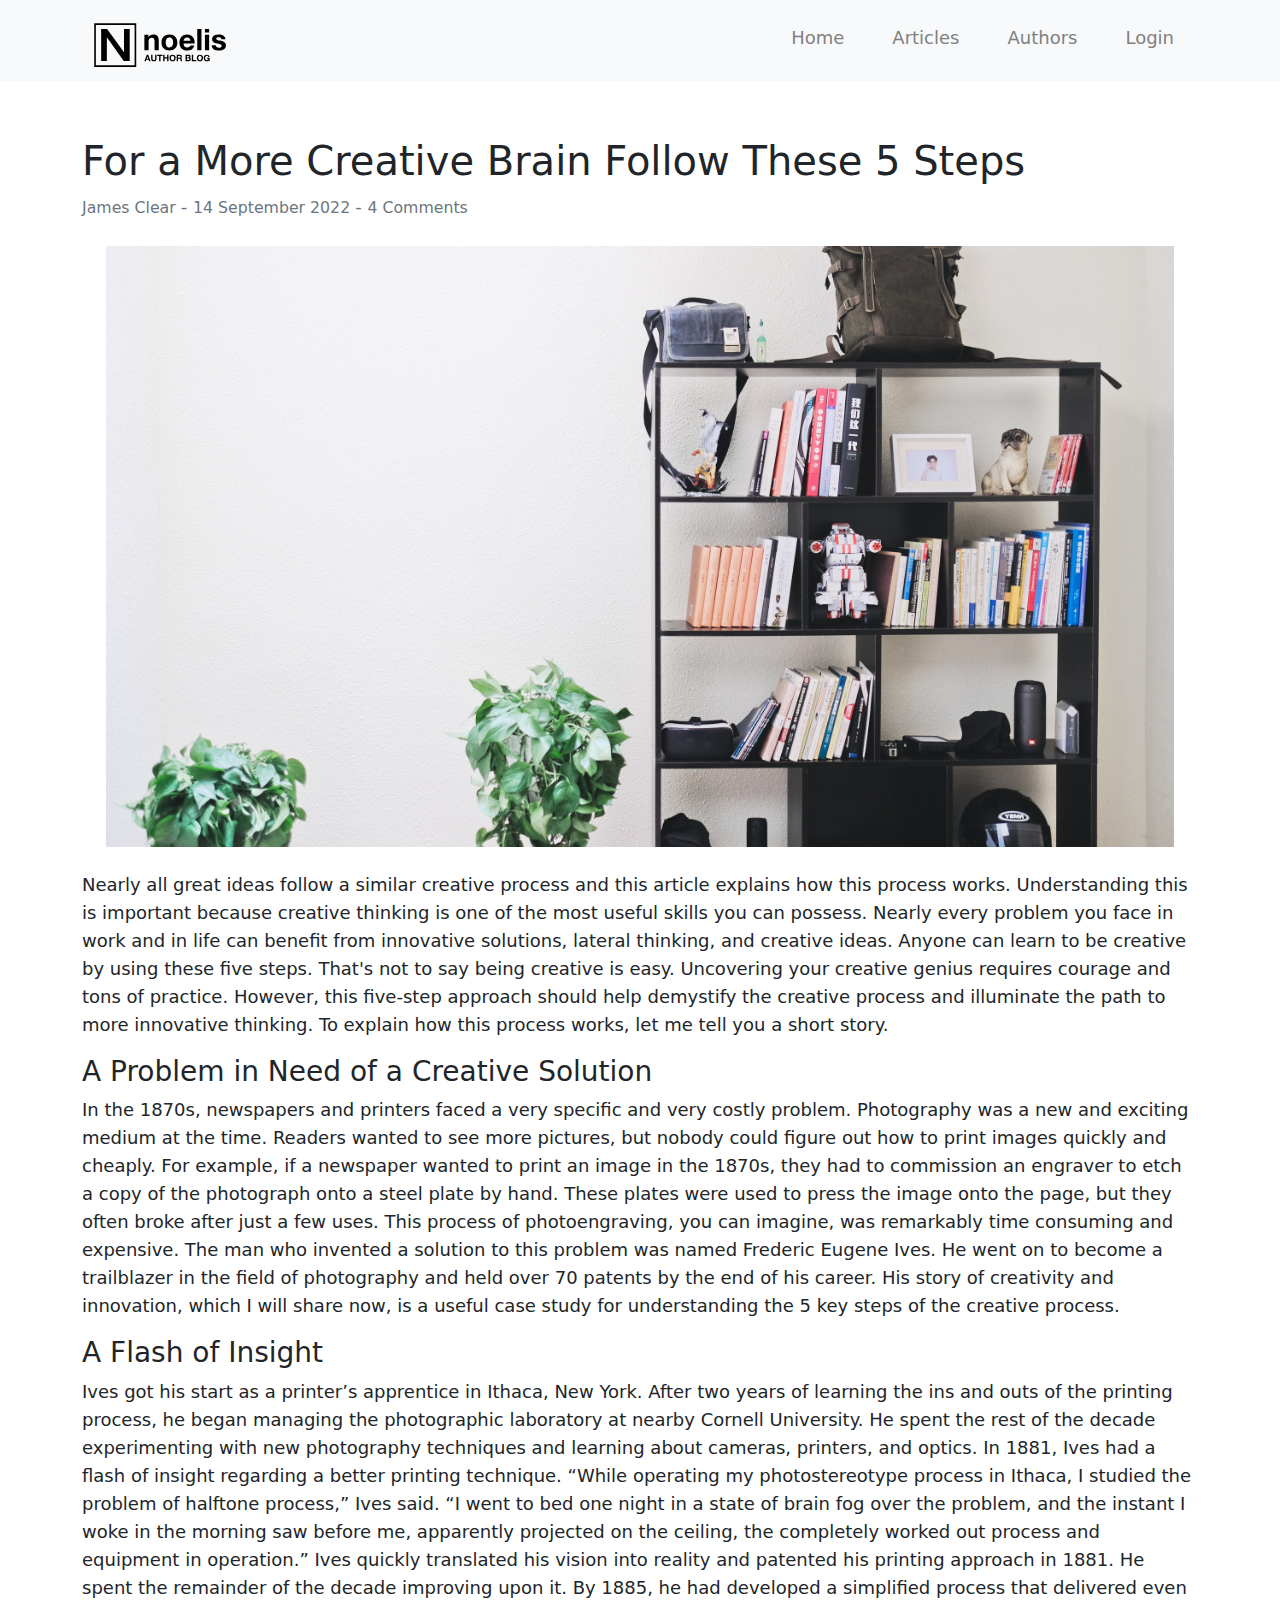
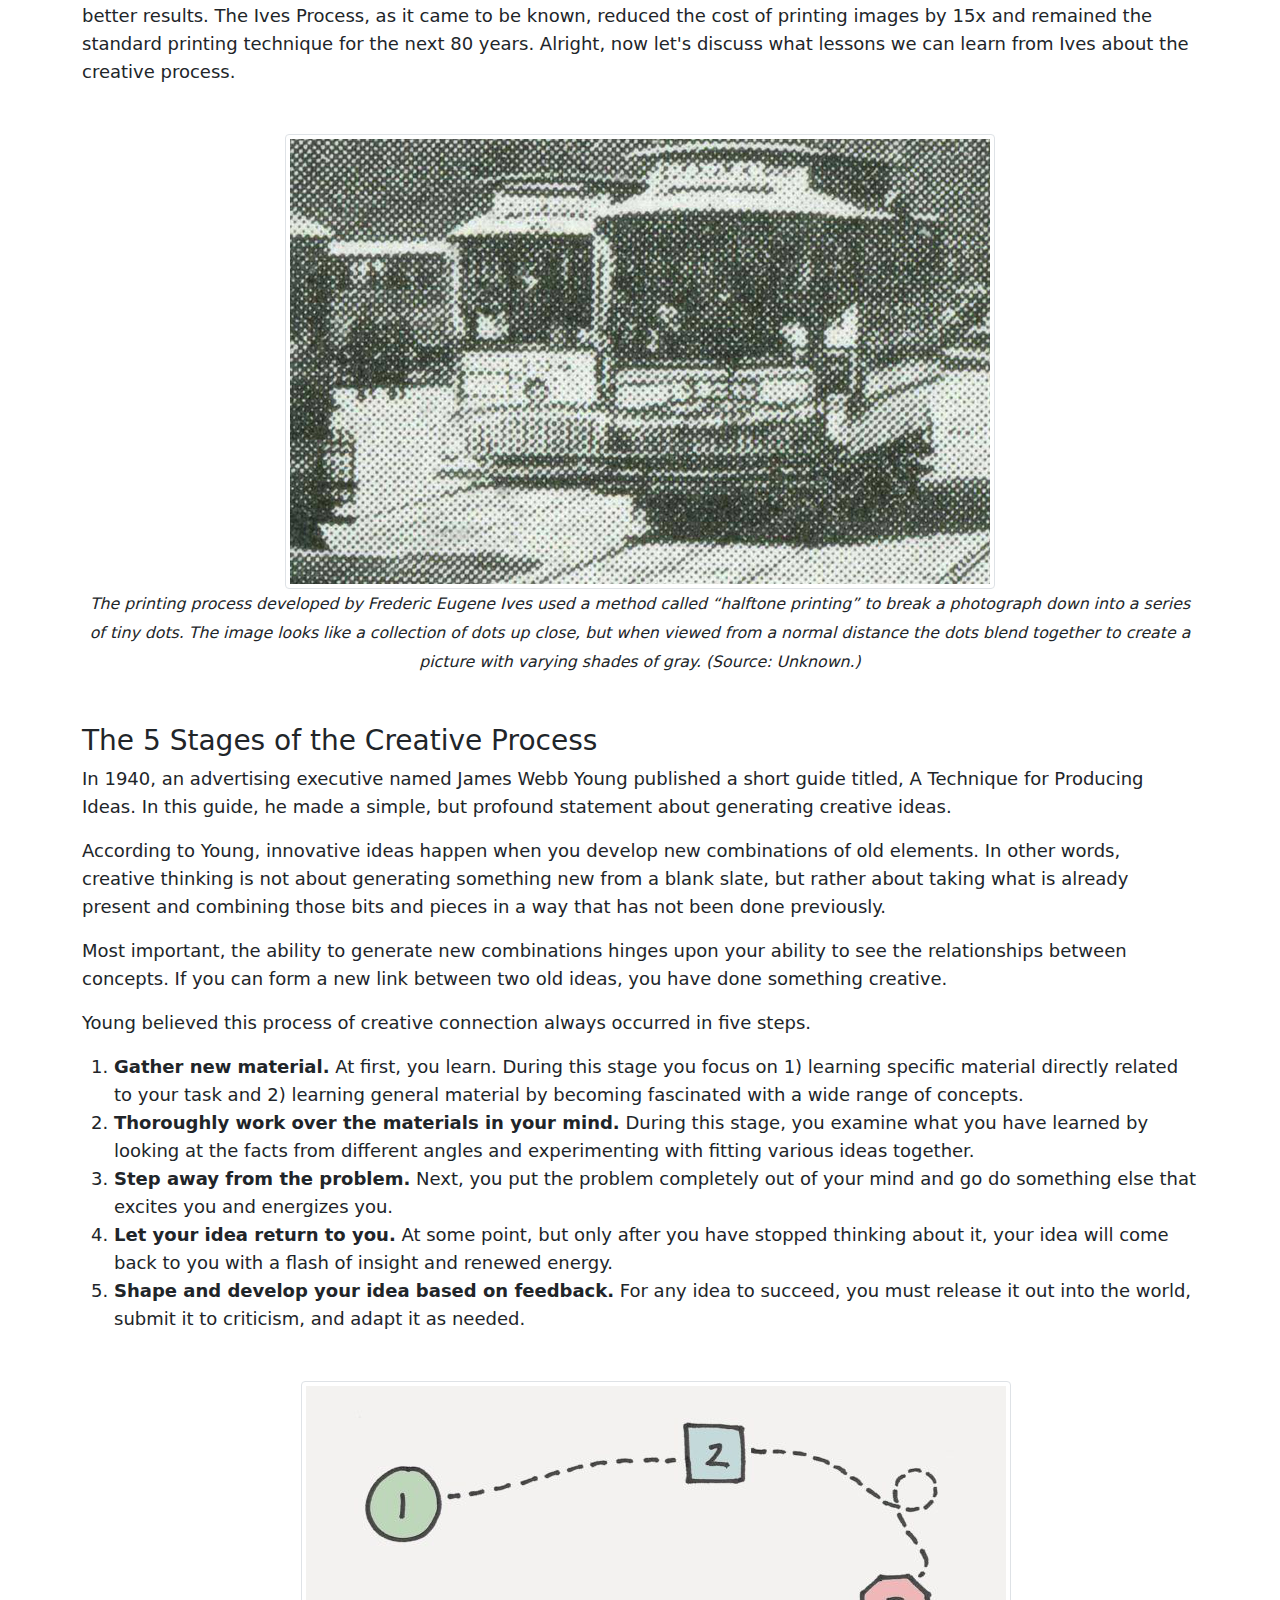
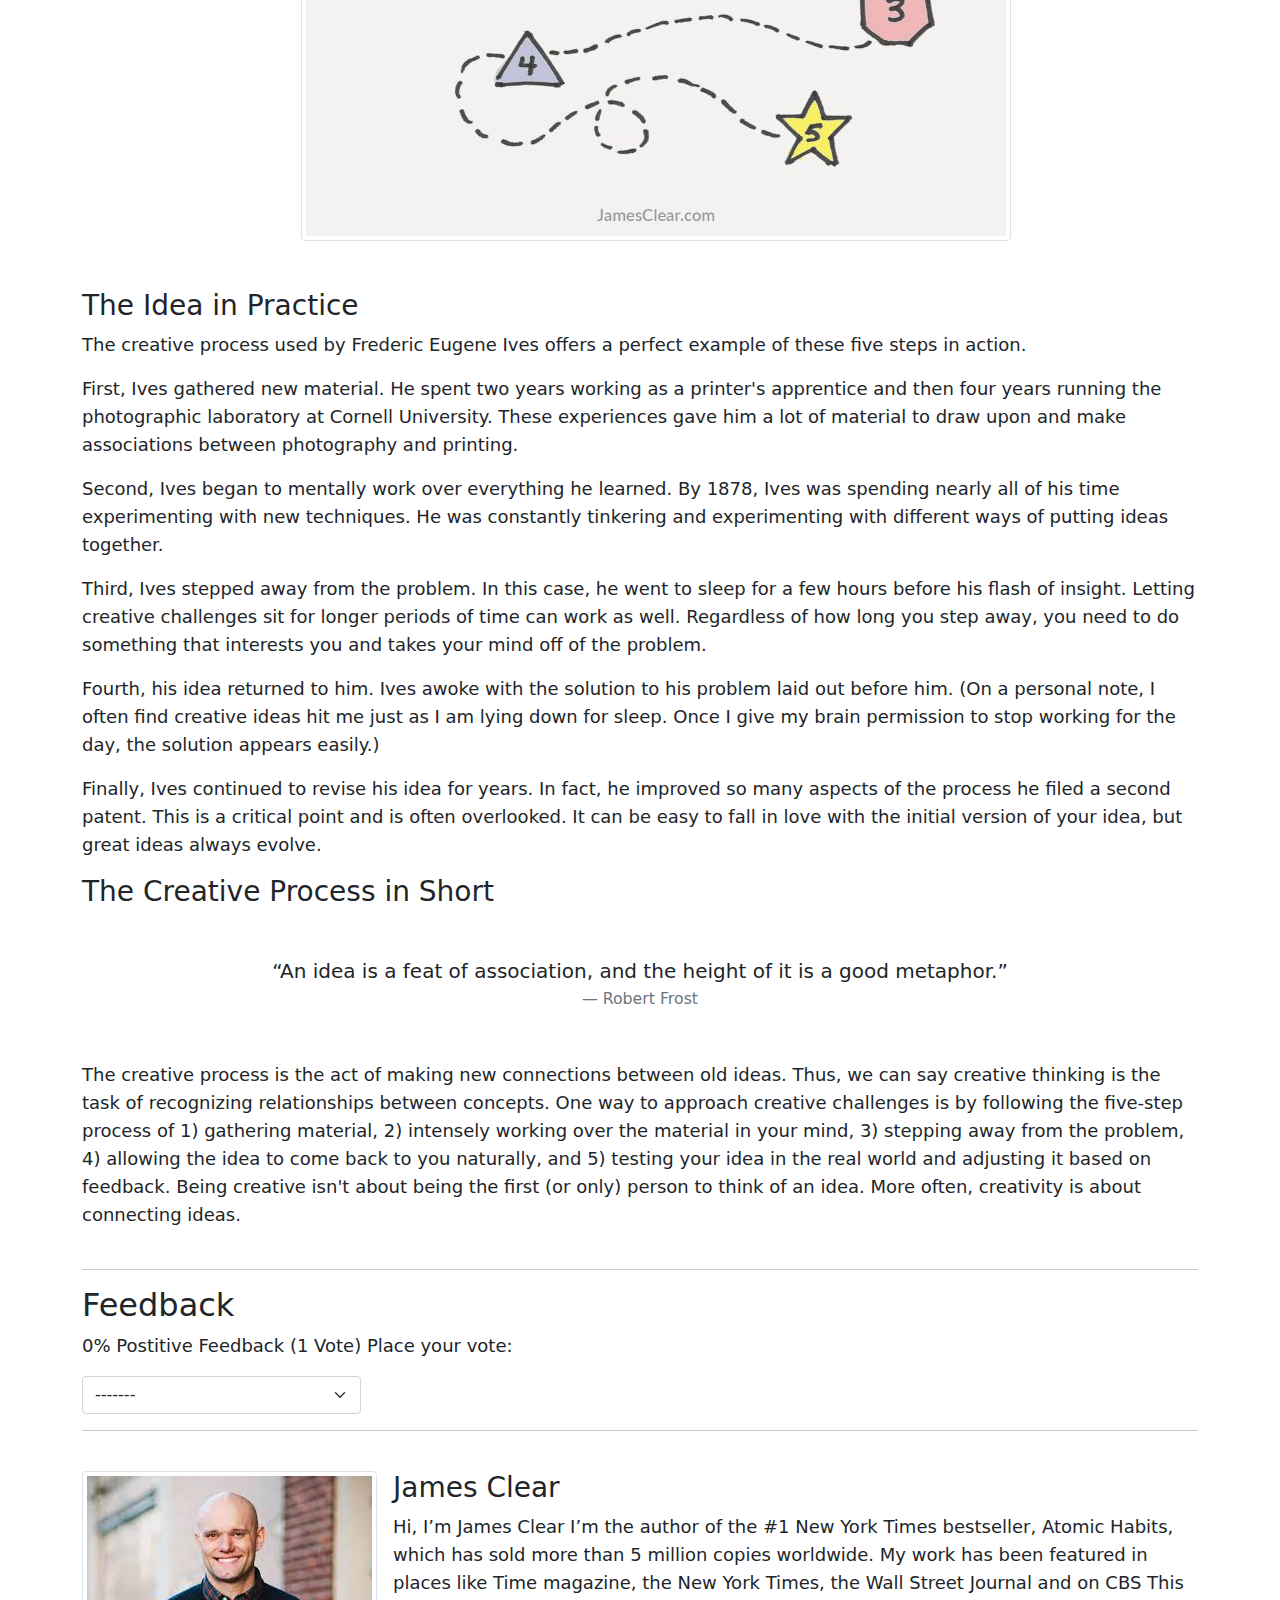
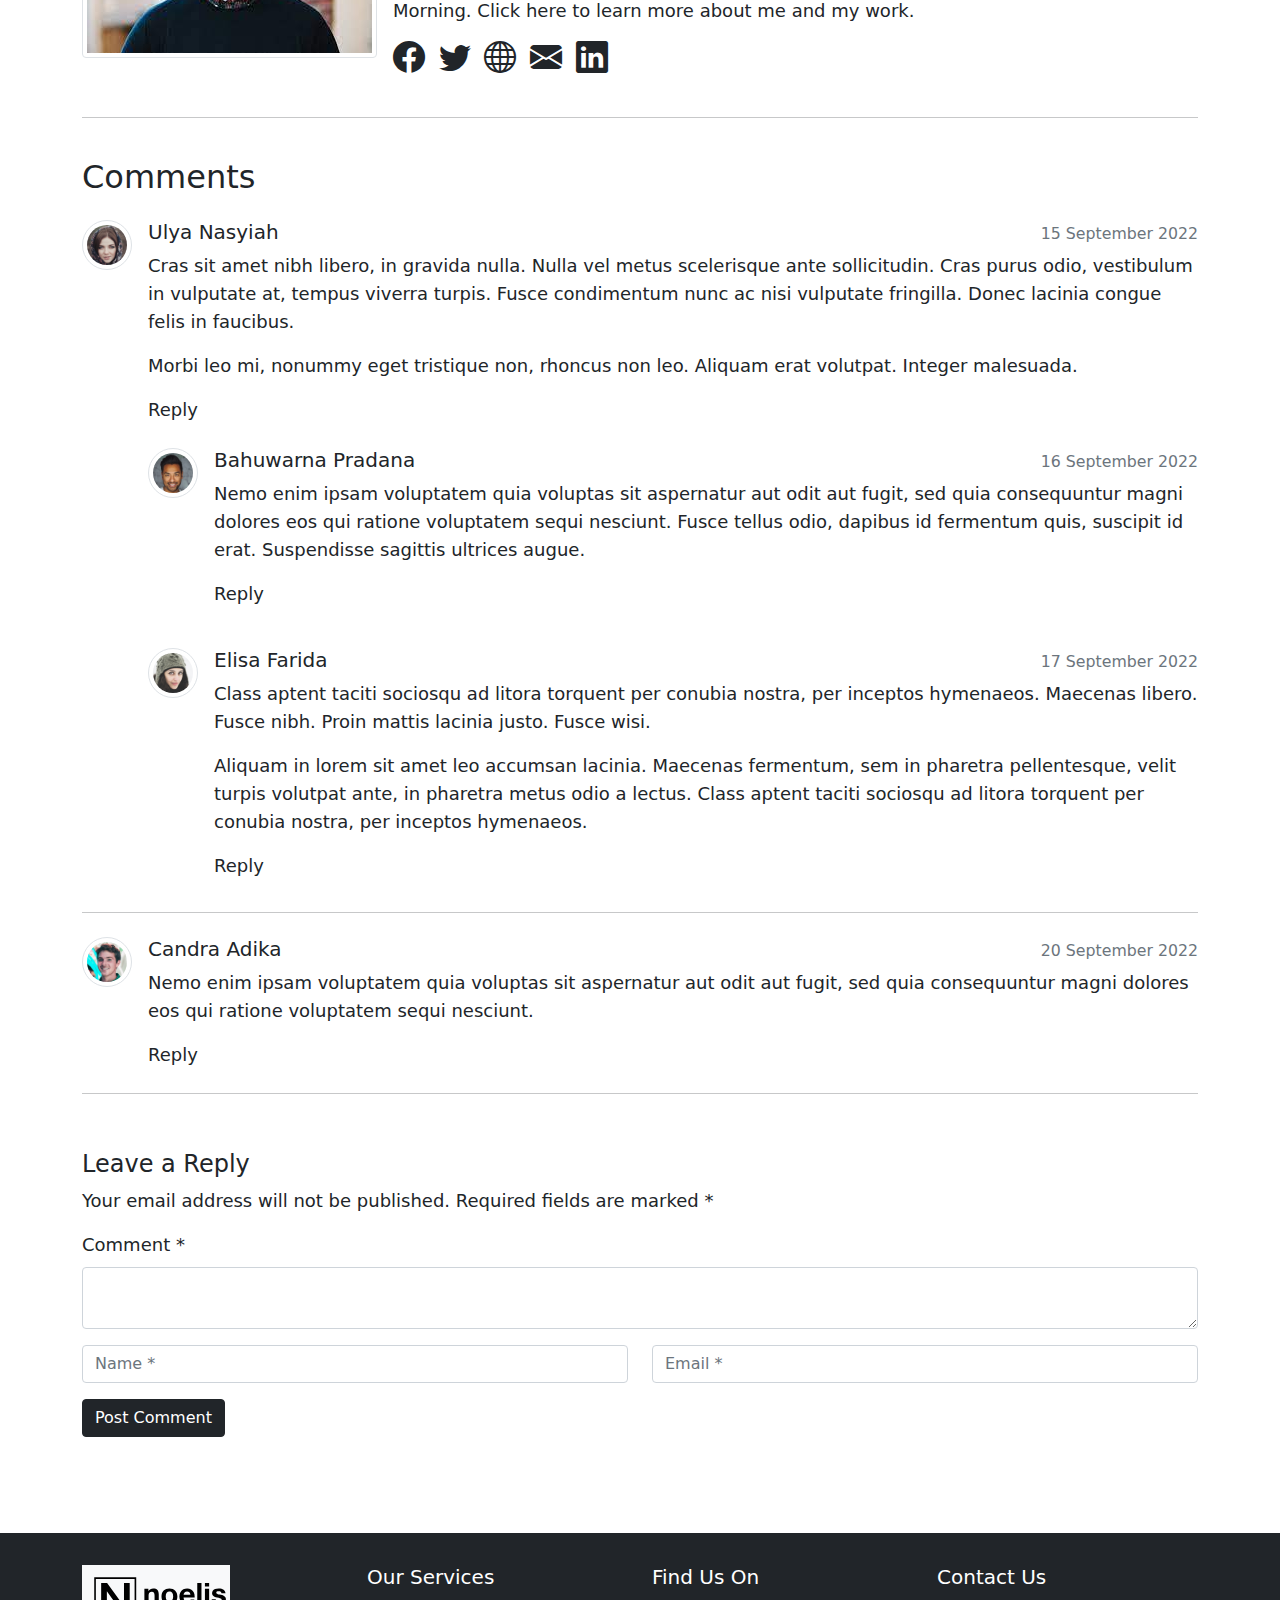
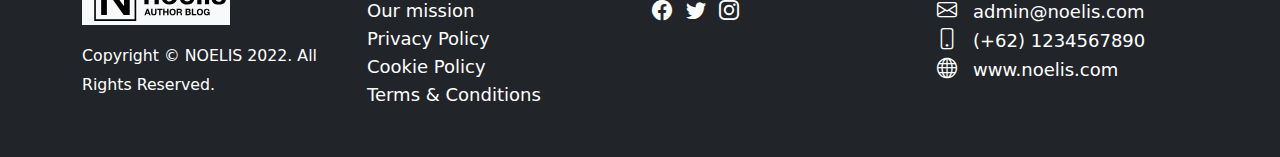
<file: article.html>
<!DOCTYPE html>
<html lang="id">
  <head>
    <meta charset="UTF-8" />
    <meta name="viewport" content="width=device-width, initial-scale=1.0" />
    <title>Article - NOELIS Author Blog</title>
    <link rel="icon" href="img/favicon.png" type="image/png" />
    <link rel="stylesheet" href="css/bootstrap.css" />
    <link rel="stylesheet" href="font/bootstrap-icons.css" />
    <link rel="stylesheet" href="css/style.css" />
    <link
      href="https://fonts.googleapis.com/css2?family=Crimson+Pro:ital,wght@0,200;0,300;1,200;1,300&display=swap"
      rel="stylesheet"
    />
  </head>
  <body>
    <!-- START NAVBAR -->
    <nav
      id="main-navbar"
      class="navbar navbar-expand-md navbar-light bg-light py-0"
    >
      <div class="container">
        <a class="navbar-brand" href="index.html">
          <span class="d-none">NOELIS</span>
          <img
            src="img/noelis_logo.svg"
            class="small-logo d-inline"
            alt="noelis logo"
          />
        </a>
        <button
          class="navbar-toggler"
          type="button"
          data-bs-toggle="collapse"
          data-bs-target="#navbarNav"
        >
          <span class="navbar-toggler-icon"></span>
        </button>

        <div class="collapse navbar-collapse" id="navbarNav">
          <ul class="navbar-nav ms-auto">
            <li class="nav-item">
              <a class="nav-link p-4" href="index.html">Home</a>
            </li>
            <li class="nav-item">
              <a class="nav-link p-4" href="articles.html">Articles</a>
            </li>
            <li class="nav-item">
              <a class="nav-link p-4" href="authors.html">Authors</a>
            </li>
            <li class="nav-item">
              <a class="nav-link p-4" href="login.html">Login</a>
            </li>
          </ul>
        </div>
      </div>
    </nav>
    <!-- END NAVBAR -->

    <!-- ARTICLE CONTAINER -->
    <section id="article">
      <div class="container py-5">
        <div class="row">
          <div class="col">
            <!-- MAIN ARTICLE -->
            <article class="py-2">
              <h1>For a More Creative Brain Follow These 5 Steps</h1>
              <div class="text-muted">
                <small> James Clear </small> -
                <small> 14 September 2022 </small> -
                <small> 4 Comments</small>
              </div>
              <img src="img/full-image8.jpg" alt="" class="img-fluid p-4" />
              <p>
                Nearly all great ideas follow a similar creative process and
                this article explains how this process works. Understanding this
                is important because creative thinking is one of the most useful
                skills you can possess. Nearly every problem you face in work
                and in life can benefit from innovative solutions, lateral
                thinking, and creative ideas. Anyone can learn to be creative by
                using these five steps. That's not to say being creative is
                easy. Uncovering your creative genius requires courage and tons
                of practice. However, this five-step approach should help
                demystify the creative process and illuminate the path to more
                innovative thinking. To explain how this process works, let me
                tell you a short story.
              </p>

              <h3>A Problem in Need of a Creative Solution</h3>
              <p>
                In the 1870s, newspapers and printers faced a very specific and
                very costly problem. Photography was a new and exciting medium
                at the time. Readers wanted to see more pictures, but nobody
                could figure out how to print images quickly and cheaply. For
                example, if a newspaper wanted to print an image in the 1870s,
                they had to commission an engraver to etch a copy of the
                photograph onto a steel plate by hand. These plates were used to
                press the image onto the page, but they often broke after just a
                few uses. This process of photoengraving, you can imagine, was
                remarkably time consuming and expensive. The man who invented a
                solution to this problem was named Frederic Eugene Ives. He went
                on to become a trailblazer in the field of photography and held
                over 70 patents by the end of his career. His story of
                creativity and innovation, which I will share now, is a useful
                case study for understanding the 5 key steps of the creative
                process.
              </p>

              <h3>A Flash of Insight</h3>
              <p>
                Ives got his start as a printer’s apprentice in Ithaca, New
                York. After two years of learning the ins and outs of the
                printing process, he began managing the photographic laboratory
                at nearby Cornell University. He spent the rest of the decade
                experimenting with new photography techniques and learning about
                cameras, printers, and optics. In 1881, Ives had a flash of
                insight regarding a better printing technique. “While operating
                my photostereotype process in Ithaca, I studied the problem of
                halftone process,” Ives said. “I went to bed one night in a
                state of brain fog over the problem, and the instant I woke in
                the morning saw before me, apparently projected on the ceiling,
                the completely worked out process and equipment in operation.”
                Ives quickly translated his vision into reality and patented his
                printing approach in 1881. He spent the remainder of the decade
                improving upon it. By 1885, he had developed a simplified
                process that delivered even better results. The Ives Process, as
                it came to be known, reduced the cost of printing images by 15x
                and remained the standard printing technique for the next 80
                years. Alright, now let's discuss what lessons we can learn from
                Ives about the creative process.
              </p>

              <figure class="text-center my-5">
                <img
                  src="img/sample-image1.jpeg"
                  alt="Sample Image 1"
                  class="img-thumbnail img-fluid"
                />
                <figcaption>
                  <small
                    ><cite
                      >The printing process developed by Frederic Eugene Ives
                      used a method called “halftone printing” to break a
                      photograph down into a series of tiny dots. The image
                      looks like a collection of dots up close, but when viewed
                      from a normal distance the dots blend together to create a
                      picture with varying shades of gray. (Source:
                      Unknown.)</cite
                    ></small
                  >
                </figcaption>
              </figure>

              <h3>The 5 Stages of the Creative Process</h3>
              <p>
                In 1940, an advertising executive named James Webb Young
                published a short guide titled, A Technique for Producing Ideas.
                In this guide, he made a simple, but profound statement about
                generating creative ideas.
              </p>
              <p>
                According to Young, innovative ideas happen when you develop new
                combinations of old elements. In other words, creative thinking
                is not about generating something new from a blank slate, but
                rather about taking what is already present and combining those
                bits and pieces in a way that has not been done previously.
              </p>
              <p>
                Most important, the ability to generate new combinations hinges
                upon your ability to see the relationships between concepts. If
                you can form a new link between two old ideas, you have done
                something creative.
              </p>
              <p>
                Young believed this process of creative connection always
                occurred in five steps.
              </p>

              <ol>
                <li>
                  <strong>Gather new material.</strong> At first, you learn.
                  During this stage you focus on 1) learning specific material
                  directly related to your task and 2) learning general material
                  by becoming fascinated with a wide range of concepts.
                </li>
                <li>
                  <strong>
                    Thoroughly work over the materials in your mind.</strong
                  >
                  During this stage, you examine what you have learned by
                  looking at the facts from different angles and experimenting
                  with fitting various ideas together.
                </li>
                <li>
                  <strong>Step away from the problem.</strong> Next, you put the
                  problem completely out of your mind and go do something else
                  that excites you and energizes you.
                </li>
                <li>
                  <strong>Let your idea return to you.</strong> At some point,
                  but only after you have stopped thinking about it, your idea
                  will come back to you with a flash of insight and renewed
                  energy.
                </li>
                <li>
                  <strong
                    >Shape and develop your idea based on feedback.</strong
                  >
                  For any idea to succeed, you must release it out into the
                  world, submit it to criticism, and adapt it as needed.
                </li>
                <div class="text-center my-5">
                  <img
                    src="img/jamesclear.jpeg"
                    alt="jamesclear.com"
                    class="img-thumbnail img-fluid"
                  />
                </div>
              </ol>

              <h3>The Idea in Practice</h3>
              <p>
                The creative process used by Frederic Eugene Ives offers a
                perfect example of these five steps in action.
              </p>
              <p>
                First, Ives gathered new material. He spent two years working as
                a printer's apprentice and then four years running the
                photographic laboratory at Cornell University. These experiences
                gave him a lot of material to draw upon and make associations
                between photography and printing.
              </p>
              <p>
                Second, Ives began to mentally work over everything he learned.
                By 1878, Ives was spending nearly all of his time experimenting
                with new techniques. He was constantly tinkering and
                experimenting with different ways of putting ideas together.
              </p>
              <p>
                Third, Ives stepped away from the problem. In this case, he went
                to sleep for a few hours before his flash of insight. Letting
                creative challenges sit for longer periods of time can work as
                well. Regardless of how long you step away, you need to do
                something that interests you and takes your mind off of the
                problem.
              </p>
              <p>
                Fourth, his idea returned to him. Ives awoke with the solution
                to his problem laid out before him. (On a personal note, I often
                find creative ideas hit me just as I am lying down for sleep.
                Once I give my brain permission to stop working for the day, the
                solution appears easily.)
              </p>
              <p>
                Finally, Ives continued to revise his idea for years. In fact,
                he improved so many aspects of the process he filed a second
                patent. This is a critical point and is often overlooked. It can
                be easy to fall in love with the initial version of your idea,
                but great ideas always evolve.
              </p>

              <h3>The Creative Process in Short</h3>
              <figure class="text-center my-5">
                <blockquote class="blockquote">
                  <p>
                    “An idea is a feat of association, and the height of it is a
                    good metaphor.”
                  </p>
                </blockquote>
                <figcaption class="blockquote-footer">Robert Frost</figcaption>
              </figure>
              <p>
                The creative process is the act of making new connections
                between old ideas. Thus, we can say creative thinking is the
                task of recognizing relationships between concepts. One way to
                approach creative challenges is by following the five-step
                process of 1) gathering material, 2) intensely working over the
                material in your mind, 3) stepping away from the problem, 4)
                allowing the idea to come back to you naturally, and 5) testing
                your idea in the real world and adjusting it based on feedback.
                Being creative isn't about being the first (or only) person to
                think of an idea. More often, creativity is about connecting
                ideas.
              </p>
            </article>

            <hr />

            <!--- START FEEDBACK -->
            <section>
              <h2>Feedback</h2>
              <p>0% Postitive Feedback (1 Vote) Place your vote:</p>
              <div class="col-3">
                <select class="form-select" name="value" id="id-value">
                  <option selected>-------</option>
                  <option value="up">Up Vote</option>
                  <option value="down">Down Vote</option>
                </select>
              </div>
            </section>
            <!-- END FEEDBACK -->

            <hr />

            <!-- START AUTHOR -->
            <div class="d-flex align-items-start py-4">
              <img
                class="me-3 img-thumbnail img-fluid"
                src="img/james-clear.jpeg"
              />
              <div>
                <h3>
                  <a href="#" class="text-dark text-decoration-none">
                    James Clear</a
                  >
                </h3>
                Hi, I’m James Clear I’m the author of the #1 New York Times
                bestseller, Atomic Habits, which has sold more than 5 million
                copies worldwide. My work has been featured in places like Time
                magazine, the New York Times, the Wall Street Journal and on CBS
                This Morning. Click here to learn more about me and my work.
                <div class="pt-3" style="white-space: nowrap">
                  <a href="#" class="text-dark text-decoration-none me-2">
                    <i class="bi-facebook fs-2"></i>
                  </a>
                  <a href="#" class="text-dark text-decoration-none me-2">
                    <i class="bi-twitter fs-2"></i>
                  </a>
                  <a
                    href="https://jamesclear.com/five-step-creative-process"
                    class="text-dark text-decoration-none me-2"
                  >
                    <i class="bi-globe fs-2"></i>
                  </a>
                  <a href="#" class="text-dark text-decoration-none me-2">
                    <i class="bi-envelope-fill fs-2"></i>
                  </a>
                  <a href="#" class="text-dark text-decoration-none me-2">
                    <i class="bi-linkedin fs-2"></i>
                  </a>
                </div>
              </div>
            </div>
            <hr />
            <!-- END AUTHOR -->

            <!-- ARTICLE COMMENTS -->
            <section class="py-4">
              <h2>Comments</h2>

              <div class="d-flex mt-4">
                <a href="#" class="flex-shrink-0 me-3">
                  <img
                    class="rounded-circle img-thumbnail"
                    src="img/people8.jpg"
                    style="width: 50px; height: 50px"
                  />
                </a>
                <div>
                  <div class="d-flex justify-content-between">
                    <h5 class="mt-0">Ulya Nasyiah</h5>
                    <small class="text-muted">15 September 2022</small>
                  </div>
                  <p>
                    Cras sit amet nibh libero, in gravida nulla. Nulla vel metus
                    scelerisque ante sollicitudin. Cras purus odio, vestibulum
                    in vulputate at, tempus viverra turpis. Fusce condimentum
                    nunc ac nisi vulputate fringilla. Donec lacinia congue felis
                    in faucibus.
                  </p>
                  <p>
                    Morbi leo mi, nonummy eget tristique non, rhoncus non leo.
                    Aliquam erat volutpat. Integer malesuada.
                  </p>
                  <div><a href="#" class="text-dark">Reply</a></div>

                  <div class="d-flex align-items-start mt-4">
                    <a href="#" class="flex-shrink-0 me-3">
                      <img
                        class="rounded-circle img-thumbnail"
                        src="img/people11.jpg"
                        style="width: 50px; height: 50px"
                      />
                    </a>
                    <div class="mb-3">
                      <div class="d-flex justify-content-between">
                        <h5 class="mt-0">Bahuwarna Pradana</h5>
                        <small class="text-muted">16 September 2022</small>
                      </div>
                      <p>
                        Nemo enim ipsam voluptatem quia voluptas sit aspernatur
                        aut odit aut fugit, sed quia consequuntur magni dolores
                        eos qui ratione voluptatem sequi nesciunt. Fusce tellus
                        odio, dapibus id fermentum quis, suscipit id erat.
                        Suspendisse sagittis ultrices augue.
                      </p>
                      <div><a href="#" class="text-dark">Reply</a></div>
                    </div>
                  </div>

                  <div class="d-flex align-items-start mt-4">
                    <a href="#" class="flex-shrink-0 me-3">
                      <img
                        class="rounded-circle img-thumbnail"
                        src="img/people10.jpg"
                        style="width: 50px; height: 50px"
                      />
                    </a>
                    <div class="mb-3">
                      <div class="d-flex justify-content-between">
                        <h5 class="mt-0">Elisa Farida</h5>
                        <small class="text-muted">17 September 2022</small>
                      </div>
                      <p>
                        Class aptent taciti sociosqu ad litora torquent per
                        conubia nostra, per inceptos hymenaeos. Maecenas libero.
                        Fusce nibh. Proin mattis lacinia justo. Fusce wisi.
                      </p>
                      <p>
                        Aliquam in lorem sit amet leo accumsan lacinia. Maecenas
                        fermentum, sem in pharetra pellentesque, velit turpis
                        volutpat ante, in pharetra metus odio a lectus. Class
                        aptent taciti sociosqu ad litora torquent per conubia
                        nostra, per inceptos hymenaeos.
                      </p>
                      <div><a href="#" class="text-dark">Reply</a></div>
                    </div>
                  </div>
                </div>
              </div>
              <hr />

              <div class="d-flex align-items-start mt-4">
                <a href="#" class="flex-shrink-0 me-3">
                  <img
                    class="rounded-circle img-thumbnail"
                    src="img/people9.jpg"
                    style="width: 50px; height: 50px"
                  />
                </a>
                <div>
                  <div class="d-flex justify-content-between">
                    <h5 class="mt-0">Candra Adika</h5>
                    <small class="text-muted">20 September 2022</small>
                  </div>
                  <p>
                    Nemo enim ipsam voluptatem quia voluptas sit aspernatur aut
                    odit aut fugit, sed quia consequuntur magni dolores eos qui
                    ratione voluptatem sequi nesciunt.
                  </p>
                  <div class="my-2">
                    <a href="#" class="text-dark">Reply</a>
                  </div>
                </div>
              </div>
              <hr />
            </section>

            <!-- REPLY COMMENT-->
            <section class="pt-3 pb-5">
              <h4>Leave a Reply</h4>
              <p>
                Your email address will not be published. Required fields are
                marked *
              </p>
              <form>
                <div class="mb-3">
                  <label for="isianKomentar" class="form-label"
                    >Comment *</label
                  >
                  <textarea class="form-control" id="isianKomentar"></textarea>
                </div>
                <div class="row mb-3">
                  <div class="col-6">
                    <input
                      type="text"
                      class="form-control"
                      id="inputName"
                      placeholder="Name *"
                    />
                  </div>
                  <div class="col-6">
                    <input
                      type="email"
                      class="form-control"
                      id="inputEmail"
                      placeholder="Email *"
                    />
                  </div>
                </div>
                <input
                  type="submit"
                  class="btn btn-dark"
                  value="Post Comment"
                />
              </form>
            </section>
          </div>
        </div>
      </div>
    </section>

    <!-- START FOOTER -->
    <footer id="main-footer" class="text-white bg-dark py-4">
      <div class="container">
        <div class="row">
          <div class="col-md-3 text-center text-md-start py-2">
            <a href="index.html">
              <img src="img/noelis_logo.svg" style="height: 60px" />
            </a>
            <div class="mt-3 d-none d-md-block">
              <small>Copyright &copy; NOELIS 2022. All Rights Reserved.</small>
            </div>
          </div>

          <div class="col-md-3 text-center text-md-start py-2">
            <h5>Our Services</h5>
            <ul class="list-unstyled">
              <li>
                <a href="#" class="text-white text-decoration-none">
                  Our mission</a
                >
              </li>
              <li>
                <a href="#" class="text-white text-decoration-none">
                  Privacy Policy</a
                >
              </li>
              <li>
                <a href="#" class="text-white text-decoration-none">
                  Cookie Policy</a
                >
              </li>
              <li>
                <a href="#" class="text-white text-decoration-none">
                  Terms & Conditions</a
                >
              </li>
            </ul>
          </div>

          <div class="col-md-3 text-center text-md-start py-2">
            <h5>Find Us On</h5>
            <div style="white-space: nowrap">
              <a href="#" class="text-white text-decoration-none me-2">
                <i class="bi-facebook fs-5"></i>
              </a>
              <a href="#" class="text-white text-decoration-none me-2">
                <i class="bi-twitter fs-5"></i>
              </a>
              <a href="#" class="text-white text-decoration-none me-2">
                <i class="bi-instagram fs-5"></i>
              </a>
            </div>
          </div>

          <div class="col-md-3 text-center text-md-start py-2">
            <h5>Contact Us</h5>
            <div style="white-space: nowrap">
              <i class="bi-envelope fs-5 me-2 me-lg-3"></i>admin@noelis.com
            </div>
            <div style="white-space: nowrap">
              <i class="bi-phone fs-5 me-2 me-lg-3"></i>(+62) 1234567890
            </div>
            <div style="white-space: nowrap">
              <i class="bi-globe fs-5 me-2 me-lg-3"></i>www.noelis.com
            </div>
          </div>
        </div>
      </div>

      <div class="mt-3 d-md-none text-center">
        <small>Copyright &copy; NOELIS 2022. All Rights Reserved.</small>
      </div>
    </footer>
    <!-- END FOOTER -->

    <script src="js/bootstrap.bundle.js"></script>
  </body>
</html>
</file>
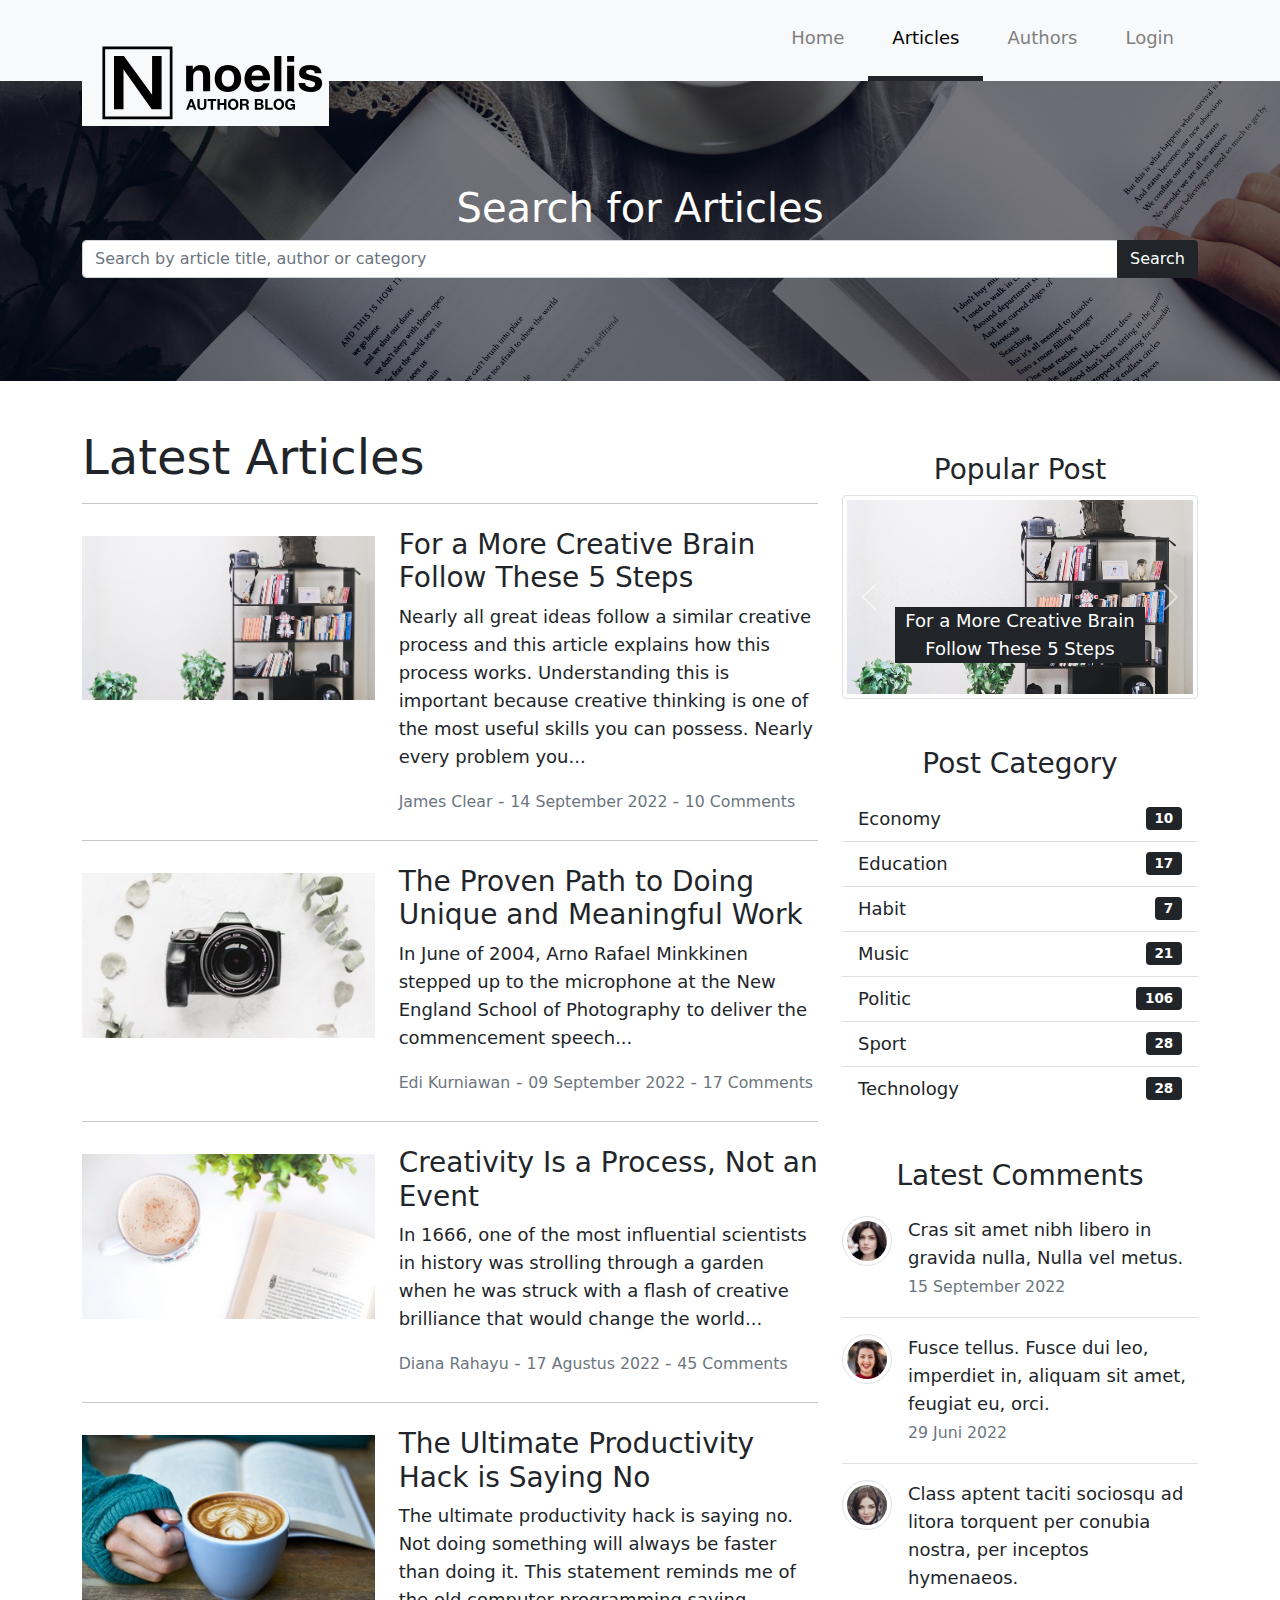
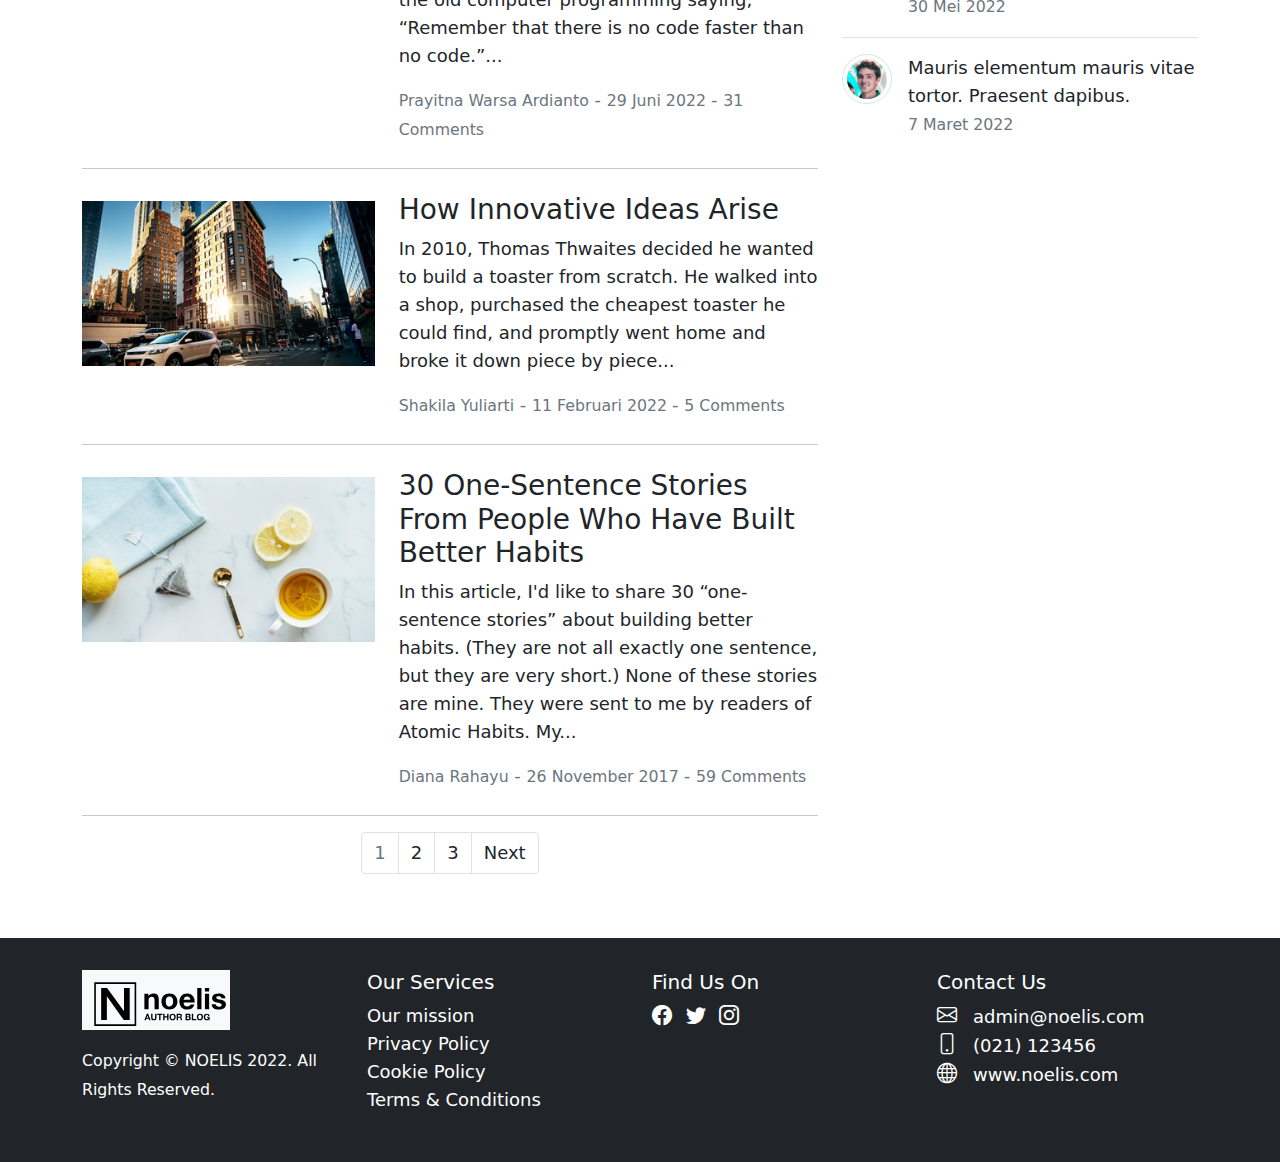
<file: articles.html>
<!DOCTYPE html>
<html lang="id">
  <head>
    <meta charset="UTF-8" />
    <meta name="viewport" content="width=device-width, initial-scale=1.0" />
    <title>Articles - NOELIS Author Blog</title>
    <link rel="icon" href="img/favicon.png" type="image/png" />
    <link rel="stylesheet" href="css/bootstrap.css" />
    <link rel="stylesheet" href="font/bootstrap-icons.css" />
    <link rel="stylesheet" href="css/style.css" />
  </head>
  <body>
    <!-- START NAVBAR -->
    <nav
      id="main-navbar"
      class="navbar navbar-expand-md navbar-light bg-light py-0"
    >
      <div class="container">
        <a class="navbar-brand" href="index.html">
          <span class="d-none">NOELIS</span>
          <img
            src="img/noelis_logo.svg"
            class="main-logo d-none d-md-inline"
            alt="noelis logo"
          />
          <img
            src="img/noelis_logo.svg"
            class="small-logo d-inline d-md-none"
            alt="noelis logo"
          />
        </a>
        <button
          class="navbar-toggler"
          type="button"
          data-bs-toggle="collapse"
          data-bs-target="#navbarNav"
        >
          <span class="navbar-toggler-icon"></span>
        </button>

        <div class="collapse navbar-collapse" id="navbarNav">
          <ul class="navbar-nav ms-auto">
            <li class="nav-item">
              <a class="nav-link p-4" href="index.html">Home</a>
            </li>
            <li class="nav-item">
              <a class="nav-link p-4 active" href="articles.html">Articles</a>
            </li>
            <li class="nav-item">
              <a class="nav-link p-4" href="authors.html">Authors</a>
            </li>
            <li class="nav-item">
              <a class="nav-link p-4" href="login.html">Login</a>
            </li>
          </ul>
        </div>
      </div>
    </nav>
    <!-- END NAVBAR -->

    <!-- START HEADER -->
    <header id="articles-header" class="header-image text-white d-block">
      <div class="header-overlay d-flex">
        <!-- START SEARCH FORM -->
        <div class="container align-self-center">
          <h1 class="text-center mt-0">Search for <span>Articles</span></h1>
          <div class="row">
            <div class="col">
              <div class="input-group">
                <input
                  type="text"
                  class="form-control"
                  placeholder="Search by article title, author or category"
                  aria-label="Search Article"
                  aria-describedby="button-addon2"
                />
                <button class="btn btn-dark" type="button" id="button-addon2">
                  Search
                </button>
              </div>
            </div>
          </div>
        </div>
        <!-- END SEARCH FORM -->
      </div>
    </header>
    <!-- END HEADER -->

    <!-- START ARTICLE CONTAINER -->
    <section id="articles">
      <div class="container py-5">
        <div class="row">
          <div class="col-md-8">
            <!-- START ARTICLE LISTS -->
            <h1 class="display-5">Latest Articles</h1>
            <hr />
            <div class="row py-2 d-flex">
              <div class="col-md-5 text-center">
                <img src="img/full-image8.jpg" alt="" class="img-fluid mt-2" />
              </div>
              <div class="col-md-7 text-center text-md-start mt-3 mt-md-0">
                <h3>
                  <a href="article.html" class="text-dark">
                    For a More Creative Brain Follow These 5 Steps</a
                  >
                </h3>
                <p>
                  Nearly all great ideas follow a similar creative process and
                  this article explains how this process works. Understanding
                  this is important because creative thinking is one of the most
                  useful skills you can possess. Nearly every problem you...
                </p>
                <div class="text-muted">
                  <small>James Clear</small> -
                  <small> 14 September 2022 </small> -
                  <small> 10 Comments</small>
                </div>
              </div>
            </div>
            <hr />

            <div class="row py-2 d-flex">
              <div class="col-md-5 text-center">
                <img src="img/thumbnail2.jpg" alt="" class="img-fluid mt-2" />
              </div>
              <div class="col-md-7 text-center text-md-start mt-3 mt-md-0">
                <h3>
                  <a href="article.html" class="text-dark">
                    The Proven Path to Doing Unique and Meaningful Work</a
                  >
                </h3>
                <p>
                  In June of 2004, Arno Rafael Minkkinen stepped up to the
                  microphone at the New England School of Photography to deliver
                  the commencement speech...
                </p>
                <div class="text-muted">
                  <small>Edi Kurniawan</small> -
                  <small> 09 September 2022 </small> -
                  <small> 17 Comments</small>
                </div>
              </div>
            </div>
            <hr />

            <div class="row py-2 d-flex">
              <div class="col-md-5 text-center">
                <img src="img/thumbnail3.jpg" alt="" class="img-fluid mt-2" />
              </div>
              <div class="col-md-7 text-center text-md-start mt-3 mt-md-0">
                <h3>
                  <a href="article.html" class="text-dark">
                    Creativity Is a Process, Not an Event</a
                  >
                </h3>
                <p>
                  In 1666, one of the most influential scientists in history was
                  strolling through a garden when he was struck with a flash of
                  creative brilliance that would change the world...
                </p>
                <div class="text-muted">
                  <small>Diana Rahayu</small> -
                  <small> 17 Agustus 2022 </small> -
                  <small> 45 Comments</small>
                </div>
              </div>
            </div>
            <hr />

            <div class="row py-2 d-flex">
              <div class="col-md-5 text-center">
                <img src="img/thumbnail4.jpg" alt="" class="img-fluid mt-2" />
              </div>
              <div class="col-md-7 text-center text-md-start mt-3 mt-md-0">
                <h3>
                  <a href="article.html" class="text-dark">
                    The Ultimate Productivity Hack is Saying No</a
                  >
                </h3>
                <p>
                  The ultimate productivity hack is saying no. Not doing
                  something will always be faster than doing it. This statement
                  reminds me of the old computer programming saying, “Remember
                  that there is no code faster than no code.”...
                </p>
                <div class="text-muted">
                  <small>Prayitna Warsa Ardianto</small> -
                  <small> 29 Juni 2022 </small> -
                  <small> 31 Comments</small>
                </div>
              </div>
            </div>
            <hr />

            <div class="row py-2 d-flex">
              <div class="col-md-5 text-center">
                <img src="img/thumbnail5.jpg" alt="" class="img-fluid mt-2" />
              </div>
              <div class="col-md-7 text-center text-md-start mt-3 mt-md-0">
                <h3>
                  <a href="article.html" class="text-dark">
                    How Innovative Ideas Arise</a
                  >
                </h3>
                <p>
                  In 2010, Thomas Thwaites decided he wanted to build a toaster
                  from scratch. He walked into a shop, purchased the cheapest
                  toaster he could find, and promptly went home and broke it
                  down piece by piece...
                </p>
                <div class="text-muted">
                  <small>Shakila Yuliarti</small> -
                  <small> 11 Februari 2022 </small> -
                  <small> 5 Comments</small>
                </div>
              </div>
            </div>
            <hr />

            <div class="row py-2 d-flex">
              <div class="col-md-5 text-center">
                <img src="img/thumbnail6.jpg" alt="" class="img-fluid mt-2" />
              </div>
              <div class="col-md-7 text-center text-md-start mt-3 mt-md-0">
                <h3>
                  <a href="article.html" class="text-dark">
                    30 One-Sentence Stories From People Who Have Built Better
                    Habits</a
                  >
                </h3>
                <p>
                  In this article, I'd like to share 30 “one-sentence stories”
                  about building better habits. (They are not all exactly one
                  sentence, but they are very short.) None of these stories are
                  mine. They were sent to me by readers of Atomic Habits. My...
                </p>
                <div class="text-muted">
                  <small>Diana Rahayu</small> -
                  <small> 26 November 2017 </small> -
                  <small> 59 Comments</small>
                </div>
              </div>
            </div>
            <!-- END ARTICLE LISTS -->

            <hr />

            <!-- START PAGINATION -->
            <ul class="pagination justify-content-center">
              <li class="page-item disabled">
                <a class="page-link text-decoration-none" href="#">1</a>
              </li>
              <li class="page-item">
                <a class="page-link text-dark text-decoration-none" href="#"
                  >2</a
                >
              </li>
              <li class="page-item">
                <a class="page-link text-dark text-decoration-none" href="#"
                  >3</a
                >
              </li>
              <li class="page-item">
                <a class="page-link text-dark text-decoration-none" href="#"
                  >Next</a
                >
              </li>
            </ul>
            <!-- END PAGINATION -->
          </div>

          <!-- SIDEBAR -->
          <div id="sidebar" class="col-md-4 mt-4">
            <!-- POPULAR POST SLIDER-->
            <div class="row mb-5">
              <div class="col text-center">
                <h3>Popular Post</h3>
                <div
                  id="mySlide"
                  class="carousel slide"
                  data-bs-ride="carousel"
                >
                  <div class="carousel-inner">
                    <div class="carousel-item active">
                      <img
                        class="w-100 img-thumbnail"
                        src="img/full-image8.jpg"
                      />
                      <div class="carousel-caption pb-0">
                        <a href="#" class="text-white">
                          <p class="bg-dark d-inline-block px-1">
                            For a More Creative Brain Follow These 5 Steps
                          </p>
                        </a>
                      </div>
                    </div>
                    <div class="carousel-item">
                      <img
                        class="w-100 img-thumbnail"
                        src="img/thumbnail2.jpg"
                      />
                      <div class="carousel-caption pb-0">
                        <a href="#" class="text-white">
                          <p class="bg-dark d-inline-block px-1">
                            The Proven Path to Doing Unique and Meaningful Work
                          </p>
                        </a>
                      </div>
                    </div>
                    <div class="carousel-item">
                      <img
                        class="w-100 img-thumbnail"
                        src="img/thumbnail3.jpg"
                      />
                      <div class="carousel-caption pb-0">
                        <a href="#" class="text-white">
                          <p class="bg-dark d-inline-block px-1">
                            Creativity Is a Process, Not an Event
                          </p>
                        </a>
                      </div>
                    </div>
                    <div class="carousel-item">
                      <img
                        class="w-100 img-thumbnail"
                        src="img/thumbnail4.jpg"
                      />
                      <div class="carousel-caption pb-0">
                        <a href="#" class="text-white">
                          <p class="bg-dark d-inline-block px-1">
                            The Ultimate Productivity Hack is Saying No
                          </p>
                        </a>
                      </div>
                    </div>
                  </div>

                  <button
                    class="carousel-control-prev"
                    type="button"
                    data-bs-target="#mySlide"
                    data-bs-slide="prev"
                  >
                    <span class="carousel-control-prev-icon"></span>
                    <span class="visually-hidden">Previous</span>
                  </button>
                  <button
                    class="carousel-control-next"
                    type="button"
                    data-bs-target="#mySlide"
                    data-bs-slide="next"
                  >
                    <span class="carousel-control-next-icon"></span>
                    <span class="visually-hidden">Next</span>
                  </button>
                </div>
              </div>
            </div>

            <!-- POST CATEGORY -->
            <div class="row mb-5">
              <div class="col">
                <h3 class="text-center">Post Category</h3>
                <ul class="list-group list-group-flush mt-3">
                  <li
                    class="list-group-item d-flex justify-content-between align-items-center"
                  >
                    <a href="#" class="text-dark">Economy</a>
                    <span class="badge badge-primary badge-pill bg-dark"
                      >10</span
                    >
                  </li>
                  <li
                    class="list-group-item d-flex justify-content-between align-items-center"
                  >
                    <a href="#" class="text-dark">Education</a>
                    <span class="badge badge-primary badge-pill bg-dark"
                      >17</span
                    >
                  </li>
                  <li
                    class="list-group-item d-flex justify-content-between align-items-center"
                  >
                    <a href="#" class="text-dark">Habit</a>
                    <span class="badge badge-primary badge-pill bg-dark"
                      >7</span
                    >
                  </li>
                  <li
                    class="list-group-item d-flex justify-content-between align-items-center"
                  >
                    <a href="#" class="text-dark">Music</a>
                    <span class="badge badge-primary badge-pill bg-dark"
                      >21</span
                    >
                  </li>
                  <li
                    class="list-group-item d-flex justify-content-between align-items-center"
                  >
                    <a href="#" class="text-dark">Politic</a>
                    <span class="badge badge-primary badge-pill bg-dark"
                      >106</span
                    >
                  </li>
                  <li
                    class="list-group-item d-flex justify-content-between align-items-center"
                  >
                    <a href="#" class="text-dark">Sport</a>
                    <span class="badge badge-primary badge-pill bg-dark"
                      >28</span
                    >
                  </li>
                  <li
                    class="list-group-item d-flex justify-content-between align-items-center"
                  >
                    <a href="#" class="text-dark">Technology</a>
                    <span class="badge badge-primary badge-pill bg-dark"
                      >28</span
                    >
                  </li>
                </ul>
              </div>
            </div>

            <!-- LATEST COMMENTS -->
            <div id="latest-comments" class="row">
              <div class="col">
                <h3 class="text-center">Latest Comments</h3>

                <div class="d-flex py-3 border-bottom">
                  <img
                    class="me-3 rounded-circle img-thumbnail"
                    src="img/people6.jpg"
                    style="width: 50px; height: 50px"
                  />
                  <div>
                    <a href="#" class="text-dark">
                      <p class="mb-0">
                        Cras sit amet nibh libero in gravida nulla, Nulla vel
                        metus.
                      </p>
                      <small class="text-muted align-self-end">
                        15 September 2022</small
                      >
                    </a>
                  </div>
                </div>

                <div class="d-flex py-3 border-bottom">
                  <img
                    class="me-3 rounded-circle img-thumbnail"
                    src="img/people7.jpg"
                    style="width: 50px; height: 50px"
                  />
                  <div>
                    <a href="#" class="text-dark">
                      <p class="mb-0">
                        Fusce tellus. Fusce dui leo, imperdiet in, aliquam sit
                        amet, feugiat eu, orci.
                      </p>
                      <small class="text-muted align-self-end">
                        29 Juni 2022</small
                      >
                    </a>
                  </div>
                </div>

                <div class="d-flex py-3 border-bottom">
                  <img
                    class="me-3 rounded-circle img-thumbnail"
                    src="img/people8.jpg"
                    style="width: 50px; height: 50px"
                  />
                  <div>
                    <a href="#" class="text-dark">
                      <p class="mb-0">
                        Class aptent taciti sociosqu ad litora torquent per
                        conubia nostra, per inceptos hymenaeos.
                      </p>
                      <small class="text-muted align-self-end">
                        30 Mei 2022</small
                      >
                    </a>
                  </div>
                </div>

                <div class="d-flex py-3">
                  <img
                    class="me-3 rounded-circle img-thumbnail"
                    src="img/people9.jpg"
                    style="width: 50px; height: 50px"
                  />
                  <div>
                    <a href="#" class="text-dark">
                      <p class="mb-0">
                        Mauris elementum mauris vitae tortor. Praesent dapibus.
                      </p>
                      <small class="text-muted align-self-end">
                        7 Maret 2022</small
                      >
                    </a>
                  </div>
                </div>
              </div>
            </div>
          </div>
        </div>
      </div>
    </section>
    <!-- END ARTICLE CONTAINER -->

    <!-- START FOOTER -->
    <footer id="main-footer" class="text-white bg-dark py-4">
      <div class="container">
        <div class="row">
          <div class="col-md-3 text-center text-md-start py-2">
            <a href="index.html">
              <img src="img/noelis_logo.svg" style="height: 60px" />
            </a>
            <div class="mt-3 d-none d-md-block">
              <small>Copyright &copy; NOELIS 2022. All Rights Reserved.</small>
            </div>
          </div>

          <div class="col-md-3 text-center text-md-start py-2">
            <h5>Our Services</h5>
            <ul class="list-unstyled">
              <li>
                <a href="#" class="text-white text-decoration-none">
                  Our mission</a
                >
              </li>
              <li>
                <a href="#" class="text-white text-decoration-none">
                  Privacy Policy</a
                >
              </li>
              <li>
                <a href="#" class="text-white text-decoration-none">
                  Cookie Policy</a
                >
              </li>
              <li>
                <a href="#" class="text-white text-decoration-none">
                  Terms & Conditions</a
                >
              </li>
            </ul>
          </div>

          <div class="col-md-3 text-center text-md-start py-2">
            <h5>Find Us On</h5>
            <div style="white-space: nowrap">
              <a href="#" class="text-white text-decoration-none me-2">
                <i class="bi-facebook fs-5"></i>
              </a>
              <a href="#" class="text-white text-decoration-none me-2">
                <i class="bi-twitter fs-5"></i>
              </a>
              <a href="#" class="text-white text-decoration-none me-2">
                <i class="bi-instagram fs-5"></i>
              </a>
            </div>
          </div>

          <div class="col-md-3 text-center text-md-start py-2">
            <h5>Contact Us</h5>
            <div style="white-space: nowrap">
              <i class="bi-envelope fs-5 me-2 me-lg-3"></i>admin@noelis.com
            </div>
            <div style="white-space: nowrap">
              <i class="bi-phone fs-5 me-2 me-lg-3"></i>(021) 123456
            </div>
            <div style="white-space: nowrap">
              <i class="bi-globe fs-5 me-2 me-lg-3"></i>www.noelis.com
            </div>
          </div>
        </div>
      </div>

      <div class="mt-3 d-md-none text-center">
        <small>Copyright &copy; NOELIS 2022. All Rights Reserved.</small>
      </div>
    </footer>
    <!-- END FOOTER -->

    <script src="js/bootstrap.bundle.js"></script>
  </body>
</html>
</file>
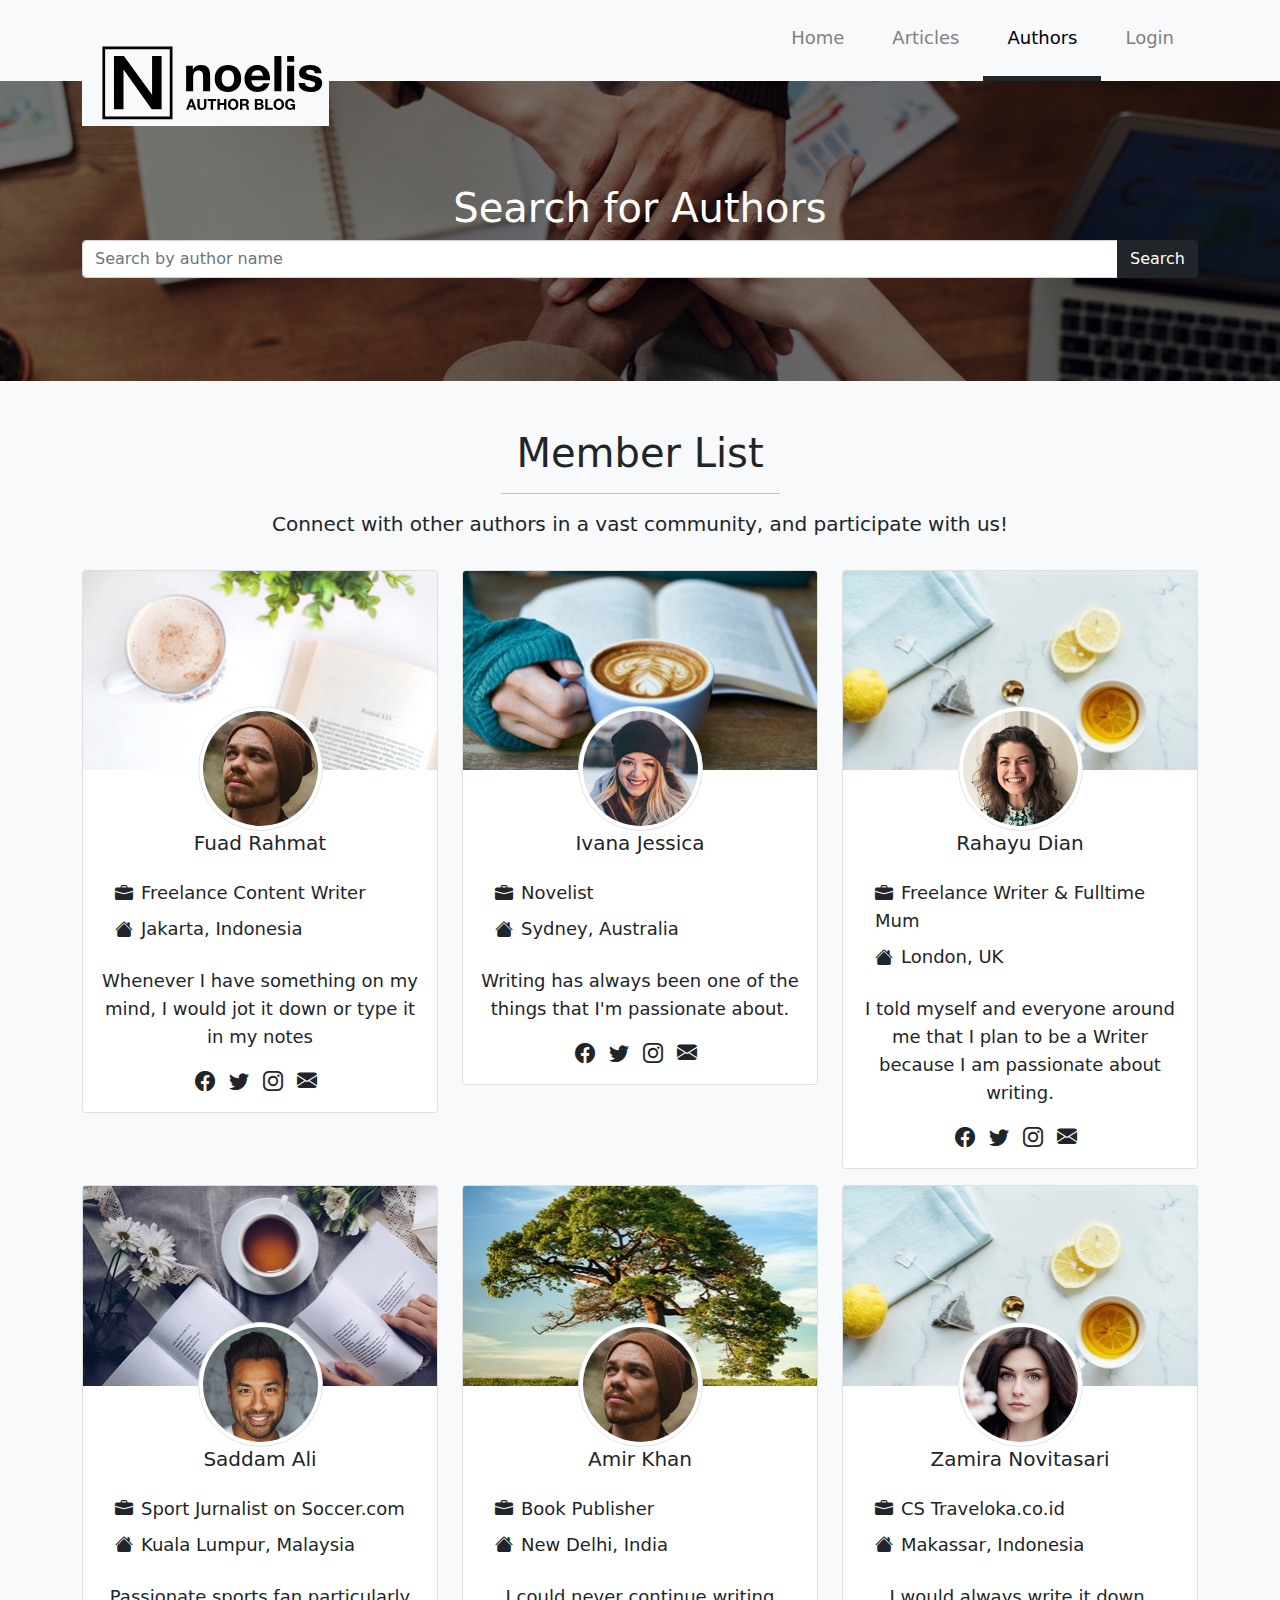
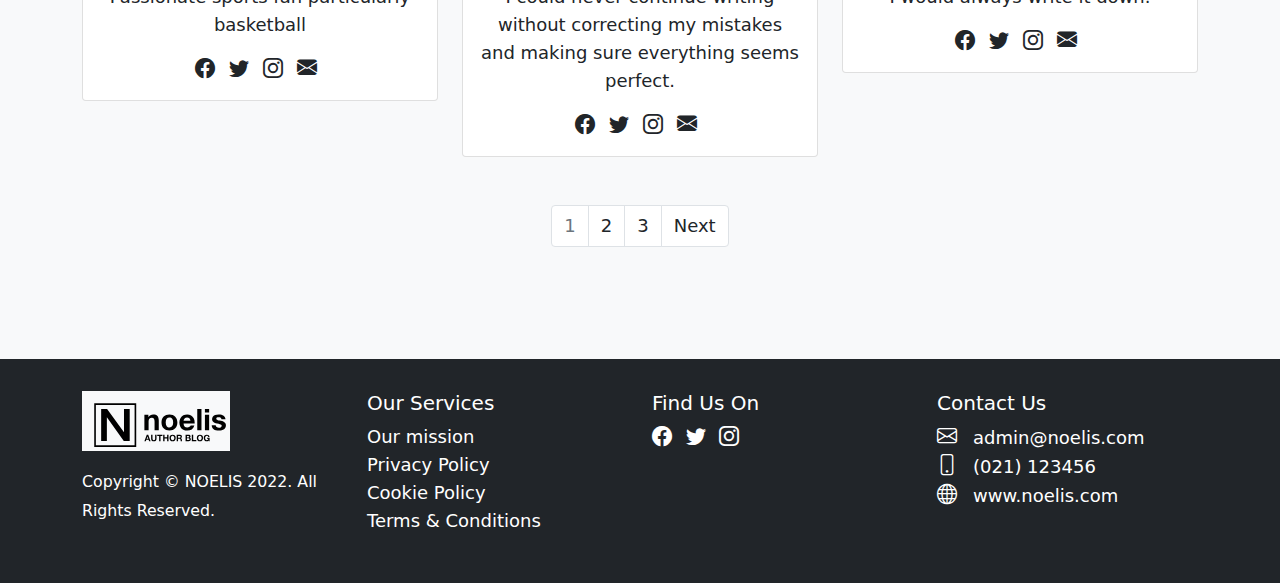
<file: authors.html>
<!DOCTYPE html>
<html lang="id">
  <head>
    <meta charset="UTF-8" />
    <meta name="viewport" content="width=device-width, initial-scale=1.0" />
    <title>Authors - NOELIS Author Blog</title>
    <link rel="icon" href="img/favicon.png" type="image/png" />
    <link rel="stylesheet" href="css/bootstrap.css" />
    <link rel="stylesheet" href="font/bootstrap-icons.css" />
    <link rel="stylesheet" href="css/style.css" />
  </head>
  <body>
    <!-- START NAVBAR -->
    <nav
      id="main-navbar"
      class="navbar navbar-expand-md navbar-light bg-light py-0"
    >
      <div class="container">
        <a class="navbar-brand" href="index.html">
          <span class="d-none">NOELIS</span>
          <img
            src="img/noelis_logo.svg"
            class="main-logo d-none d-md-inline"
            alt="noelis logo"
          />
          <img
            src="img/noelis_logo.svg"
            class="small-logo d-inline d-md-none"
            alt="noelis logo"
          />
        </a>
        <button
          class="navbar-toggler"
          type="button"
          data-bs-toggle="collapse"
          data-bs-target="#navbarNav"
        >
          <span class="navbar-toggler-icon"></span>
        </button>

        <div class="collapse navbar-collapse" id="navbarNav">
          <ul class="navbar-nav ms-auto">
            <li class="nav-item">
              <a class="nav-link p-4" href="index.html">Home</a>
            </li>
            <li class="nav-item">
              <a class="nav-link p-4" href="articles.html">Articles</a>
            </li>
            <li class="nav-item">
              <a class="nav-link p-4 active" href="authors.html">Authors</a>
            </li>
            <li class="nav-item">
              <a class="nav-link p-4" href="login.html">Login</a>
            </li>
          </ul>
        </div>
      </div>
    </nav>
    <!-- END NAVBAR -->

    <!-- START HEADER -->
    <header id="authors-header" class="header-image text-white d-block">
      <div class="header-overlay d-flex">
        <div class="container align-self-center">
          <h1 class="text-center mt-0">Search for <span>Authors</span></h1>
          <div class="row">
            <div class="col">
              <div class="input-group">
                <input
                  type="text"
                  class="form-control"
                  placeholder="Search by author name"
                  aria-label="Search Article"
                  aria-describedby="button-addon2"
                />
                <button class="btn btn-dark" type="button" id="button-addon2">
                  Search
                </button>
              </div>
            </div>
          </div>
        </div>
      </div>
    </header>
    <!-- END HEADER -->

    <!-- START AUTHOR CONTAINER -->
    <section id="member-list" class="py-5 bg-light text-center">
      <div class="container">
        <div class="row">
          <div class="col text-center">
            <h1>Member List</h1>
            <hr class="w-25 mx-auto" />
            <p class="lead">
              Connect with other authors in a vast community, and participate
              with us!
            </p>
          </div>
        </div>

        <div class="row row-cols-1 row-cols-md-2 row-cols-lg-3">
          <div class="col mt-3">
            <div class="card">
              <img class="card-img-top" src="img/thumbnail3.jpg" />
              <div class="card-body">
                <img
                  src="img/people5.jpg"
                  class="rounded-circle img-thumbnail"
                />
                <h5 class="card-title">Fuad Rahmat</h5>
                <ul class="list-unstyled text-start my-4">
                  <li class="m-2 ms-3">
                    <i class="bi-briefcase-fill me-2"></i>Freelance Content
                    Writer
                  </li>
                  <li class="m-2 ms-3">
                    <i class="bi-house-fill me-2"></i>Jakarta, Indonesia
                  </li>
                </ul>
                <p class="card-text">
                  Whenever I have something on my mind, I would jot it down or
                  type it in my notes
                </p>
                <div style="white-space: nowrap">
                  <a href="#" class="text-dark text-decoration-none me-2">
                    <i class="bi-facebook fs-5"></i>
                  </a>
                  <a href="#" class="text-dark text-decoration-none me-2">
                    <i class="bi-twitter fs-5"></i>
                  </a>
                  <a href="#" class="text-dark text-decoration-none me-2">
                    <i class="bi-instagram fs-5"></i>
                  </a>
                  <a href="#" class="text-dark text-decoration-none me-2">
                    <i class="bi-envelope-fill fs-5"></i>
                  </a>
                </div>
              </div>
            </div>
          </div>

          <div class="col mt-3">
            <div class="card">
              <img class="card-img-top" src="img/thumbnail4.jpg" />
              <div class="card-body">
                <img
                  src="img/people2.jpg"
                  class="rounded-circle img-thumbnail"
                />
                <h5 class="card-title">Ivana Jessica</h5>
                <ul class="list-unstyled text-start my-4">
                  <li class="m-2 ms-3">
                    <i class="bi-briefcase-fill me-2"></i>Novelist
                  </li>
                  <li class="m-2 ms-3">
                    <i class="bi-house-fill me-2"></i>Sydney, Australia
                  </li>
                </ul>
                <p class="card-text">
                  Writing has always been one of the things that I'm passionate
                  about.
                </p>
                <div style="white-space: nowrap">
                  <a href="#" class="text-dark text-decoration-none me-2">
                    <i class="bi-facebook fs-5"></i>
                  </a>
                  <a href="#" class="text-dark text-decoration-none me-2">
                    <i class="bi-twitter fs-5"></i>
                  </a>
                  <a href="#" class="text-dark text-decoration-none me-2">
                    <i class="bi-instagram fs-5"></i>
                  </a>
                  <a href="#" class="text-dark text-decoration-none me-2">
                    <i class="bi-envelope-fill fs-5"></i>
                  </a>
                </div>
              </div>
            </div>
          </div>

          <div class="col mt-3">
            <div class="card">
              <img class="card-img-top" src="img/thumbnail6.jpg" />
              <div class="card-body">
                <img
                  src="img/people3.jpg"
                  class="rounded-circle img-thumbnail"
                />
                <h5 class="card-title">Rahayu Dian</h5>
                <ul class="list-unstyled text-start my-4">
                  <li class="m-2 ms-3">
                    <i class="bi-briefcase-fill me-2"></i>Freelance Writer &
                    Fulltime Mum
                  </li>
                  <li class="m-2 ms-3">
                    <i class="bi-house-fill me-2"></i>London, UK
                  </li>
                </ul>
                <p class="card-text">
                  I told myself and everyone around me that I plan to be a
                  Writer because I am passionate about writing.
                </p>
                <div style="white-space: nowrap">
                  <a href="#" class="text-dark text-decoration-none me-2">
                    <i class="bi-facebook fs-5"></i>
                  </a>
                  <a href="#" class="text-dark text-decoration-none me-2">
                    <i class="bi-twitter fs-5"></i>
                  </a>
                  <a href="#" class="text-dark text-decoration-none me-2">
                    <i class="bi-instagram fs-5"></i>
                  </a>
                  <a href="#" class="text-dark text-decoration-none me-2">
                    <i class="bi-envelope-fill fs-5"></i>
                  </a>
                </div>
              </div>
            </div>
          </div>

          <div class="col mt-3">
            <div class="card">
              <img class="card-img-top" src="img/thumbnail7.jpg" />
              <div class="card-body">
                <img
                  src="img/people11.jpg"
                  class="rounded-circle img-thumbnail"
                />
                <h5 class="card-title">Saddam Ali</h5>
                <ul class="list-unstyled text-start my-4">
                  <li class="m-2 ms-3">
                    <i class="bi-briefcase-fill me-2"></i>Sport Jurnalist on
                    Soccer.com
                  </li>
                  <li class="m-2 ms-3">
                    <i class="bi-house-fill me-2"></i>Kuala Lumpur, Malaysia
                  </li>
                </ul>
                <p class="card-text">
                  Passionate sports fan particularly basketball
                </p>
                <div style="white-space: nowrap">
                  <a href="#" class="text-dark text-decoration-none me-2">
                    <i class="bi-facebook fs-5"></i>
                  </a>
                  <a href="#" class="text-dark text-decoration-none me-2">
                    <i class="bi-twitter fs-5"></i>
                  </a>
                  <a href="#" class="text-dark text-decoration-none me-2">
                    <i class="bi-instagram fs-5"></i>
                  </a>
                  <a href="#" class="text-dark text-decoration-none me-2">
                    <i class="bi-envelope-fill fs-5"></i>
                  </a>
                </div>
              </div>
            </div>
          </div>

          <div class="col mt-3">
            <div class="card">
              <img class="card-img-top" src="img/thumbnail9.jpg" />
              <div class="card-body">
                <img
                  src="img/people5.jpg"
                  class="rounded-circle img-thumbnail"
                />
                <h5 class="card-title">Amir Khan</h5>
                <ul class="list-unstyled text-start my-4">
                  <li class="m-2 ms-3">
                    <i class="bi-briefcase-fill me-2"></i>Book Publisher
                  </li>
                  <li class="m-2 ms-3">
                    <i class="bi-house-fill me-2"></i>New Delhi, India
                  </li>
                </ul>
                <p class="card-text">
                  I could never continue writing without correcting my mistakes
                  and making sure everything seems perfect.
                </p>
                <div style="white-space: nowrap">
                  <a href="#" class="text-dark text-decoration-none me-2">
                    <i class="bi-facebook fs-5"></i>
                  </a>
                  <a href="#" class="text-dark text-decoration-none me-2">
                    <i class="bi-twitter fs-5"></i>
                  </a>
                  <a href="#" class="text-dark text-decoration-none me-2">
                    <i class="bi-instagram fs-5"></i>
                  </a>
                  <a href="#" class="text-dark text-decoration-none me-2">
                    <i class="bi-envelope-fill fs-5"></i>
                  </a>
                </div>
              </div>
            </div>
          </div>

          <div class="col mt-3">
            <div class="card">
              <img class="card-img-top" src="img/thumbnail6.jpg" />
              <div class="card-body">
                <img
                  src="img/people6.jpg"
                  class="rounded-circle img-thumbnail"
                />
                <h5 class="card-title">Zamira Novitasari</h5>
                <ul class="list-unstyled text-start my-4">
                  <li class="m-2 ms-3">
                    <i class="bi-briefcase-fill me-2"></i>CS Traveloka.co.id
                  </li>
                  <li class="m-2 ms-3">
                    <i class="bi-house-fill me-2"></i>Makassar, Indonesia
                  </li>
                </ul>
                <p class="card-text">I would always write it down.</p>
                <div style="white-space: nowrap">
                  <a href="#" class="text-dark text-decoration-none me-2">
                    <i class="bi-facebook fs-5"></i>
                  </a>
                  <a href="#" class="text-dark text-decoration-none me-2">
                    <i class="bi-twitter fs-5"></i>
                  </a>
                  <a href="#" class="text-dark text-decoration-none me-2">
                    <i class="bi-instagram fs-5"></i>
                  </a>
                  <a href="#" class="text-dark text-decoration-none me-2">
                    <i class="bi-envelope-fill fs-5"></i>
                  </a>
                </div>
              </div>
            </div>
          </div>
        </div>
      </div>
      <!-- START PAGINATION -->
      <ul class="pagination py-5 justify-content-center">
        <li class="page-item disabled">
          <a class="page-link text-decoration-none" href="#">1</a>
        </li>
        <li class="page-item">
          <a class="page-link text-dark text-decoration-none" href="#">2</a>
        </li>
        <li class="page-item">
          <a class="page-link text-dark text-decoration-none" href="#">3</a>
        </li>
        <li class="page-item">
          <a class="page-link text-dark text-decoration-none" href="#">Next</a>
        </li>
      </ul>
      <!-- END PAGINATION -->
    </section>
    <!-- END AUTHOR CONTAINER -->

    <!-- START FOOTER -->
    <footer id="main-footer" class="text-white bg-dark py-4">
      <div class="container">
        <div class="row">
          <div class="col-md-3 text-center text-md-start py-2">
            <a href="index.html">
              <img src="img/noelis_logo.svg" style="height: 60px" />
            </a>
            <div class="mt-3 d-none d-md-block">
              <small>Copyright &copy; NOELIS 2022. All Rights Reserved.</small>
            </div>
          </div>

          <div class="col-md-3 text-center text-md-start py-2">
            <h5>Our Services</h5>
            <ul class="list-unstyled">
              <li>
                <a href="#" class="text-white text-decoration-none">
                  Our mission</a
                >
              </li>
              <li>
                <a href="#" class="text-white text-decoration-none">
                  Privacy Policy</a
                >
              </li>
              <li>
                <a href="#" class="text-white text-decoration-none">
                  Cookie Policy</a
                >
              </li>
              <li>
                <a href="#" class="text-white text-decoration-none">
                  Terms & Conditions</a
                >
              </li>
            </ul>
          </div>

          <div class="col-md-3 text-center text-md-start py-2">
            <h5>Find Us On</h5>
            <div style="white-space: nowrap">
              <a href="#" class="text-white text-decoration-none me-2">
                <i class="bi-facebook fs-5"></i>
              </a>
              <a href="#" class="text-white text-decoration-none me-2">
                <i class="bi-twitter fs-5"></i>
              </a>
              <a href="#" class="text-white text-decoration-none me-2">
                <i class="bi-instagram fs-5"></i>
              </a>
            </div>
          </div>

          <div class="col-md-3 text-center text-md-start py-2">
            <h5>Contact Us</h5>
            <div style="white-space: nowrap">
              <i class="bi-envelope fs-5 me-2 me-lg-3"></i>admin@noelis.com
            </div>
            <div style="white-space: nowrap">
              <i class="bi-phone fs-5 me-2 me-lg-3"></i>(021) 123456
            </div>
            <div style="white-space: nowrap">
              <i class="bi-globe fs-5 me-2 me-lg-3"></i>www.noelis.com
            </div>
          </div>
        </div>
      </div>

      <div class="mt-3 d-md-none text-center">
        <small>Copyright &copy; NOELIS 2022. All Rights Reserved.</small>
      </div>
    </footer>
    <!-- END FOOTER -->

    <script src="js/bootstrap.bundle.js"></script>
  </body>
</html>
</file>
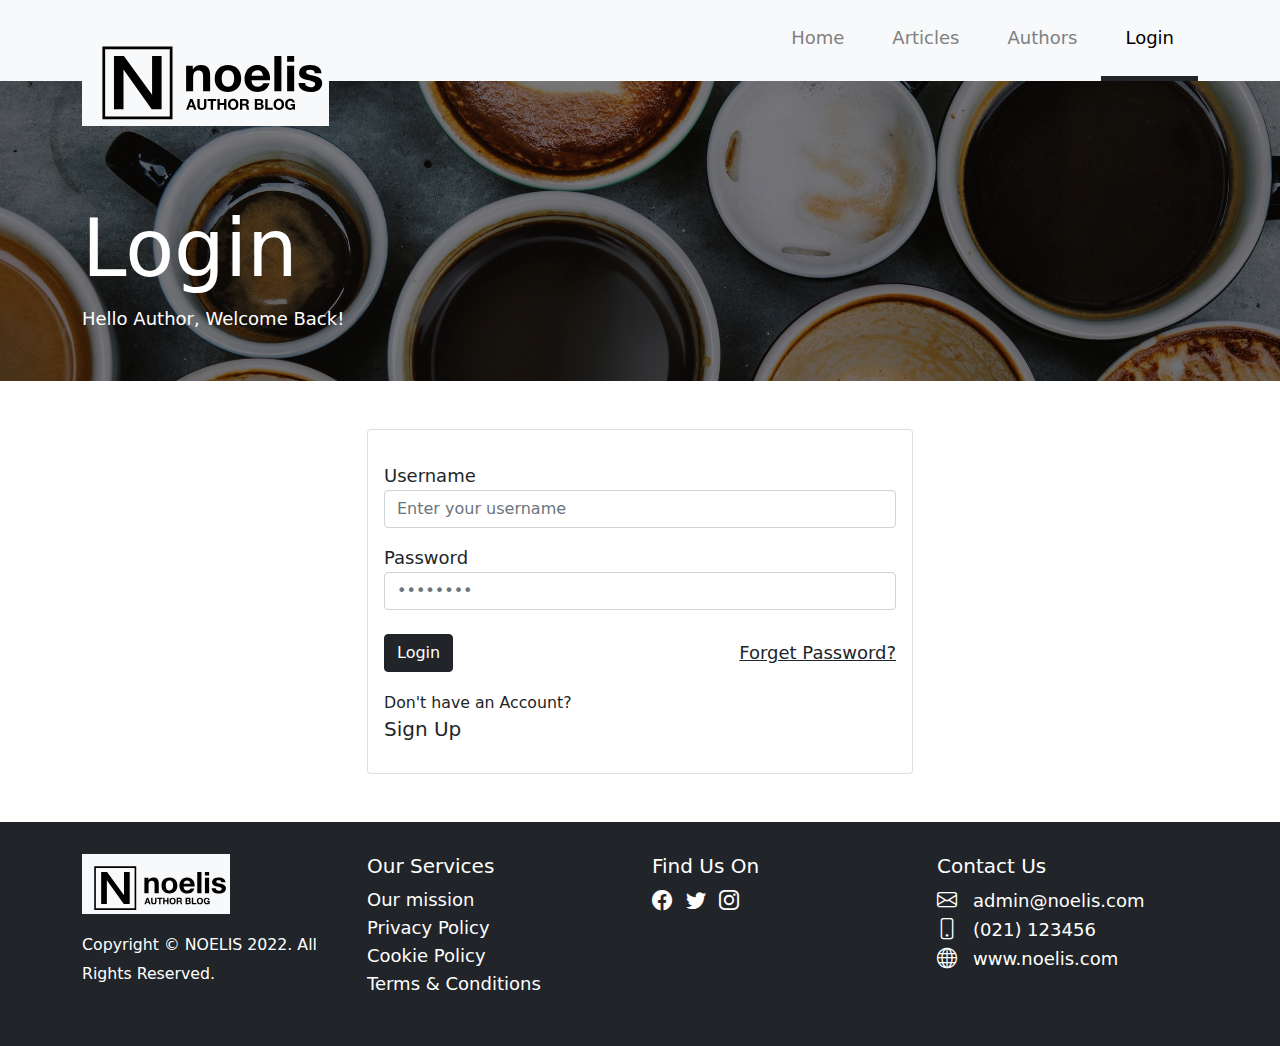
<file: login.html>
<!DOCTYPE html>
<html lang="id">
  <head>
    <meta charset="UTF-8" />
    <meta name="viewport" content="width=device-width, initial-scale=1.0" />
    <title>Login - NOELIS Author Blog</title>
    <link rel="icon" href="img/favicon.png" type="image/png" />
    <link rel="stylesheet" href="css/bootstrap.css" />
    <link rel="stylesheet" href="font/bootstrap-icons.css" />
    <link rel="stylesheet" href="css/style.css" />
  </head>
  <body>
    <!-- START NAVBAR -->
    <nav
      id="main-navbar"
      class="navbar navbar-expand-md navbar-light bg-light py-0"
    >
      <div class="container">
        <a class="navbar-brand" href="index.html">
          <span class="d-none">NOELIS</span>
          <img
            src="img/noelis_logo.svg"
            class="main-logo d-none d-md-inline"
            alt="noelis logo"
          />
          <img
            src="img/noelis_logo.svg"
            class="small-logo d-inline d-md-none"
            alt="noelis logo"
          />
        </a>
        <button
          class="navbar-toggler"
          type="button"
          data-bs-toggle="collapse"
          data-bs-target="#navbarNav"
        >
          <span class="navbar-toggler-icon"></span>
        </button>

        <div class="collapse navbar-collapse" id="navbarNav">
          <ul class="navbar-nav ms-auto">
            <li class="nav-item">
              <a class="nav-link p-4" href="index.html">Home</a>
            </li>
            <li class="nav-item">
              <a class="nav-link p-4" href="articles.html">Articles</a>
            </li>
            <li class="nav-item">
              <a class="nav-link p-4" href="authors.html">Authors</a>
            </li>
            <li class="nav-item">
              <a class="nav-link p-4 active" href="login.html">Login</a>
            </li>
          </ul>
        </div>
      </div>
    </nav>
    <!-- END NAVBAR -->

    <!-- START HEADER IMAGE -->
    <header id="login-header" class="header-image text-white d-none d-md-block">
      <div class="header-overlay">
        <div class="container">
          <div class="row">
            <div class="col">
              <h1 class="display-1">Login</h1>
              <p>Hello Author, Welcome Back!</p>
            </div>
          </div>
        </div>
      </div>
    </header>
    <!-- END HEADER IMAGE -->

    <!-- START FORM CONTAINER -->
    <section id="login" class="py-5">
      <div class="container">
        <div class="row">
          <div class="col-md-6 mx-auto">
            <div class="card">
              <div class="card-body py-4">
                <form action="index.html">
                  <div class="form-group py-2">
                    <label for="emailUser">Username</label>
                    <input
                      type="email"
                      name="email"
                      id="emailUser"
                      class="form-control"
                      placeholder="Enter your username"
                    />
                  </div>
                  <div class="form-group py-2">
                    <label for="passUser">Password</label>
                    <input
                      type="password"
                      name="pass"
                      id="passUser"
                      class="form-control"
                      placeholder="••••••••"
                    />
                  </div>
                  <div
                    class="d-grid gap-2 d-md-flex justify-content-md-between mt-3"
                  >
                    <input
                      type="submit"
                      value="Login"
                      class="btn btn-block btn-dark"
                    />
                    <a href="#" class="align-self-md-center text-dark"
                      >Forget Password?</a
                    >
                  </div>
                  <div class="mt-3">
                    <small>Don't have an Account?</small>
                    <h5>
                      <a href="#" class="text-dark text-decoration-none"
                        >Sign Up</a
                      >
                    </h5>
                  </div>
                </form>
              </div>
            </div>
          </div>
        </div>
      </div>
    </section>
    <!-- END FORM CONTAINER -->

    <!-- START FOOTER -->
    <footer id="main-footer" class="text-white bg-dark py-4">
      <div class="container">
        <div class="row">
          <div class="col-md-3 text-center text-md-start py-2">
            <a href="index.html">
              <img src="img/noelis_logo.svg" style="height: 60px" />
            </a>
            <div class="mt-3 d-none d-md-block">
              <small>Copyright &copy; NOELIS 2022. All Rights Reserved.</small>
            </div>
          </div>

          <div class="col-md-3 text-center text-md-start py-2">
            <h5>Our Services</h5>
            <ul class="list-unstyled">
              <li>
                <a href="#" class="text-white text-decoration-none">
                  Our mission</a
                >
              </li>
              <li>
                <a href="#" class="text-white text-decoration-none">
                  Privacy Policy</a
                >
              </li>
              <li>
                <a href="#" class="text-white text-decoration-none">
                  Cookie Policy</a
                >
              </li>
              <li>
                <a href="#" class="text-white text-decoration-none">
                  Terms & Conditions</a
                >
              </li>
            </ul>
          </div>

          <div class="col-md-3 text-center text-md-start py-2">
            <h5>Find Us On</h5>
            <div style="white-space: nowrap">
              <a href="#" class="text-white text-decoration-none me-2">
                <i class="bi-facebook fs-5"></i>
              </a>
              <a href="#" class="text-white text-decoration-none me-2">
                <i class="bi-twitter fs-5"></i>
              </a>
              <a href="#" class="text-white text-decoration-none me-2">
                <i class="bi-instagram fs-5"></i>
              </a>
            </div>
          </div>

          <div class="col-md-3 text-center text-md-start py-2">
            <h5>Contact Us</h5>
            <div style="white-space: nowrap">
              <i class="bi-envelope fs-5 me-2 me-lg-3"></i>admin@noelis.com
            </div>
            <div style="white-space: nowrap">
              <i class="bi-phone fs-5 me-2 me-lg-3"></i>(021) 123456
            </div>
            <div style="white-space: nowrap">
              <i class="bi-globe fs-5 me-2 me-lg-3"></i>www.noelis.com
            </div>
          </div>
        </div>
      </div>

      <div class="mt-3 d-md-none text-center">
        <small>Copyright &copy; NOELIS 2022. All Rights Reserved.</small>
      </div>
    </footer>
    <!-- END FOOTER -->

    <script src="js/bootstrap.bundle.js"></script>
  </body>
</html>
</file>
<file: css/style.css>
body {
  font-size: 18px;
  line-height: 28px;
}

/*  NAVBAR  */
#main-navbar .nav-link {
  border-bottom: 5px solid #f8f9fa;
  color: gray;
}
#main-navbar .nav-link:hover,
#main-navbar a.active {
  border-bottom: 5px solid #212529;
  color: black;
}

/* LOGO */
.main-logo {
  height: 100px;
  margin-bottom: -70px; /* Supaya logo offset ke bawah */
}
.small-logo {
  height: 60px; /* Untuk logo kecil di footer */
}

/*  MAIN SLIDER - Halaman Home  */
#main-navbar {
  z-index: 100; /* Agar logo tidak tertutup slider */
}

#main-slide .carousel-item {
  background-size: cover;
  background-repeat: no-repeat;
  width: 100%;
  height: 90vh;
  background-attachment: fixed;
}

#main-slide h1 {
  margin-top: 50vh; /* Posisikan teks di tengah slider */
}

#slide1 {
  background-image: url('../img/slide1.jpg');
}

#slide2 {
  background-image: url('../img/slide2.jpg');
}

#slide3 {
  background-image: url('../img/slide3.jpg');
}

#slide4 {
  background-image: url('../img/slide4.jpg');
}

/*  EXPLORE - Halaman Home  */
#explore {
  background-repeat: no-repeat;
  background-size: cover;
  background-attachment: fixed;
  background-image: url('../img/explore-image.jpg');
  background-position-y: -400px;
}
#explore .dark-overlay {
  background-color: rgba(0, 0, 0, 0.5);
  width: 100%;
}

/*  MEMBER SHOWCASE - Halaman Home  */
#member-showcase img {
  width: 100px;
}

#member-showcase img:hover {
  filter: brightness(120%);
}

/* HEADER IMAGE - Untuk selain halaman Home  */
.header-image {
  background-repeat: no-repeat;
  background-size: cover;
  background-attachment: fixed;
  height: 300px;
}
.header-overlay {
  background-color: rgba(0, 0, 0, 0.5);
  width: 100%;
  height: 300px;
}
.header-image h1 {
  margin-top: 120px;
}

/* HEADER IMAGE - Gambar untuk setiap halaman  */
#articles-header {
  background-image: url('../img/full-image7.jpg');
  background-position-y: -400px;
}
#authors-header {
  background-image: url('../img/join.jpg');
  background-position-y: -200px;
}
#login-header {
  background-image: url('../img/full-image10.jpg');
  background-position-y: -100px;
}

/* ARTICLES LIST - mengatur efek underscore di link */
#articles a {
  text-decoration: none;
}

#articles a:hover {
  text-decoration: underline;
}

/* ARTICLE LIST - mengatur efek underscore di link */
#article a {
  text-decoration: none;
}

#article a:hover {
  text-decoration: underline;
}

/* MEMBER LIST - Halaman Authors */
#member-list .card-body img {
  width: 125px;
  margin-top: -80px;
}

/*-- Nonaktifkan XXL Breakpoint (opsional) --*/
@media (min-width: 1200px) {
  .container {
    max-width: 1140px;
  }
}
</file>
